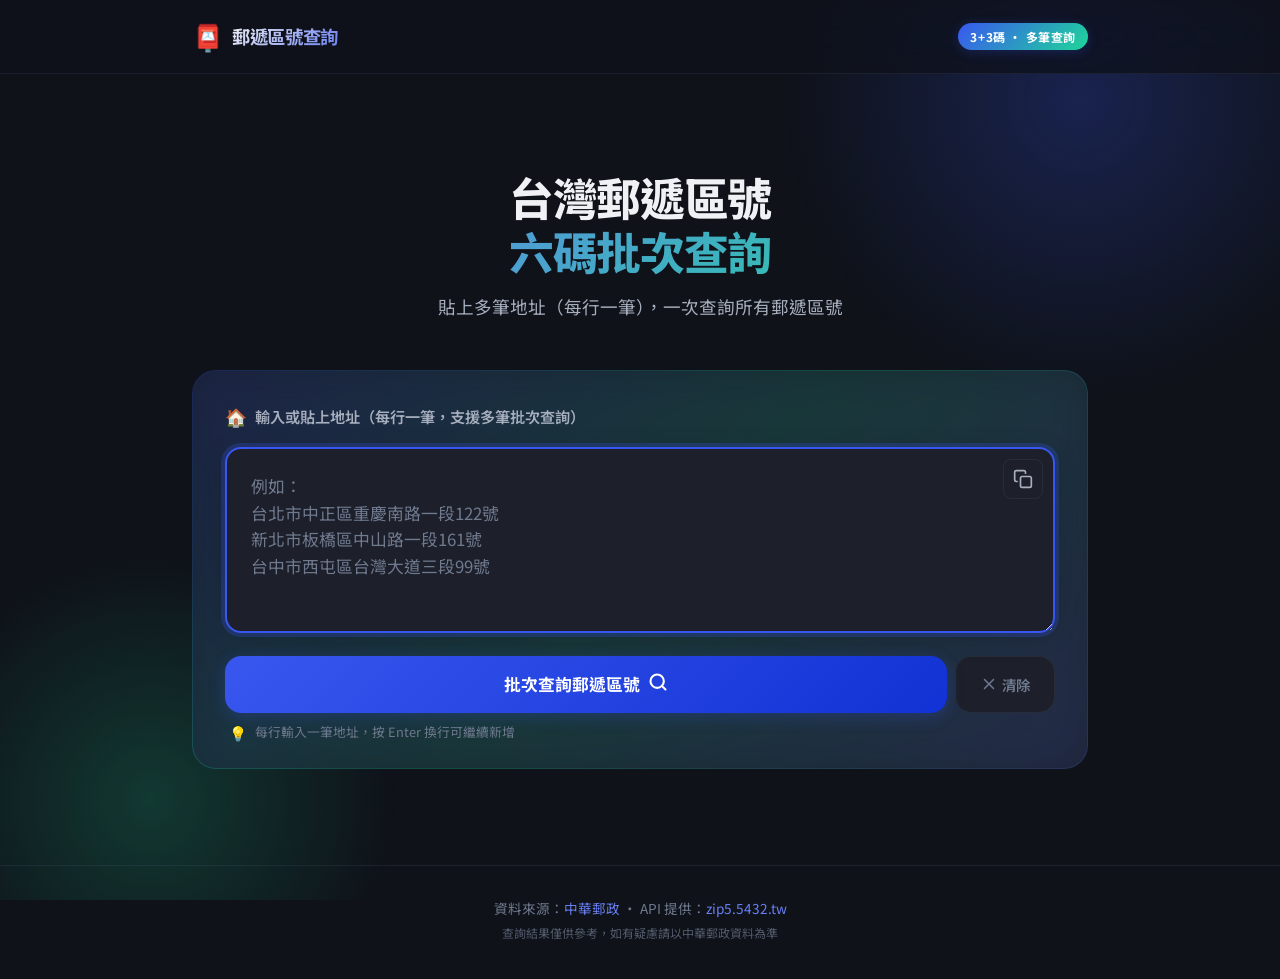
<file: zip6-lookup-up/index.html>
<!DOCTYPE html>
<html lang="zh-Hant">
<head>
    <meta charset="UTF-8">
    <meta name="viewport" content="width=device-width, initial-scale=1.0">
    <title>台灣郵遞區號六碼查詢 | 3+3碼快速查詢工具</title>
    <meta name="description" content="台灣郵遞區號六碼（3+3碼）快速查詢工具，支援多筆地址批次查詢，貼上地址即可快速查詢郵遞區號。">
    <link rel="preconnect" href="https://fonts.googleapis.com">
    <link rel="preconnect" href="https://fonts.gstatic.com" crossorigin>
    <link href="https://fonts.googleapis.com/css2?family=Noto+Sans+TC:wght@300;400;500;600;700&family=Inter:wght@300;400;500;600;700&display=swap" rel="stylesheet">
    <link rel="stylesheet" href="style.css">
</head>
<body>
    <!-- Animated background particles -->
    <div class="bg-particles" id="bgParticles"></div>

    <!-- Header -->
    <header class="header">
        <div class="header-inner">
            <div class="logo">
                <span class="logo-icon">📮</span>
                <span class="logo-text">郵遞區號查詢</span>
            </div>
            <div class="header-badge">3+3碼 ・ 多筆查詢</div>
        </div>
    </header>

    <!-- Main Content -->
    <main class="main-content">
        <!-- Hero Section -->
        <section class="hero">
            <h1 class="hero-title">
                <span class="hero-title-line">台灣郵遞區號</span>
                <span class="hero-title-accent">六碼批次查詢</span>
            </h1>
            <p class="hero-subtitle">貼上多筆地址（每行一筆），一次查詢所有郵遞區號</p>
        </section>

        <!-- Search Section -->
        <section class="search-section">
            <div class="search-card" id="searchCard">
                <div class="search-card-glow"></div>
                <div class="search-card-content">
                    <label for="addressInput" class="input-label">
                        <span class="label-icon">🏠</span>
                        輸入或貼上地址（每行一筆，支援多筆批次查詢）
                    </label>
                    <div class="input-wrapper">
                        <textarea
                            id="addressInput"
                            class="address-input"
                            placeholder="例如：&#10;台北市中正區重慶南路一段122號&#10;新北市板橋區中山路一段161號&#10;台中市西屯區台灣大道三段99號"
                            rows="5"
                            autofocus
                        ></textarea>
                        <button class="paste-btn" id="pasteBtn" title="從剪貼簿貼上">
                            <svg width="20" height="20" viewBox="0 0 24 24" fill="none" stroke="currentColor" stroke-width="2" stroke-linecap="round" stroke-linejoin="round">
                                <rect x="9" y="9" width="13" height="13" rx="2" ry="2"></rect>
                                <path d="M5 15H4a2 2 0 0 1-2-2V4a2 2 0 0 1 2-2h9a2 2 0 0 1 2 2v1"></path>
                            </svg>
                        </button>
                    </div>
                    <div class="search-actions">
                        <button class="search-btn" id="searchBtn">
                            <span class="search-btn-text">批次查詢郵遞區號</span>
                            <span class="search-btn-icon">
                                <svg width="20" height="20" viewBox="0 0 24 24" fill="none" stroke="currentColor" stroke-width="2.5" stroke-linecap="round" stroke-linejoin="round">
                                    <circle cx="11" cy="11" r="8"></circle>
                                    <line x1="21" y1="21" x2="16.65" y2="16.65"></line>
                                </svg>
                            </span>
                            <span class="search-btn-loading" id="searchLoading">
                                <div class="spinner"></div>
                            </span>
                        </button>
                        <button class="clear-input-btn" id="clearInputBtn" title="清除輸入">
                            <svg width="18" height="18" viewBox="0 0 24 24" fill="none" stroke="currentColor" stroke-width="2" stroke-linecap="round" stroke-linejoin="round">
                                <line x1="18" y1="6" x2="6" y2="18"></line>
                                <line x1="6" y1="6" x2="18" y2="18"></line>
                            </svg>
                            <span>清除</span>
                        </button>
                    </div>
                    <div class="input-hint" id="addressCount">
                        <span class="hint-icon">💡</span>
                        <span>每行輸入一筆地址，按 Enter 換行可繼續新增</span>
                    </div>
                </div>
            </div>
        </section>

        <!-- Progress Section -->
        <section class="progress-section" id="progressSection" style="display:none;">
            <div class="progress-card">
                <div class="progress-header">
                    <span class="progress-icon">⏳</span>
                    <span class="progress-text" id="progressText">查詢中...</span>
                </div>
                <div class="progress-bar-wrap">
                    <div class="progress-bar" id="progressBar"></div>
                </div>
            </div>
        </section>

        <!-- Batch Result Section -->
        <section class="result-section" id="resultSection" style="display:none;">
            <div class="result-batch-card">
                <div class="result-batch-header">
                    <div class="result-batch-title-wrap">
                        <span class="result-batch-icon">✅</span>
                        <h2 class="result-batch-title">查詢結果</h2>
                        <span class="result-batch-count" id="resultCount"></span>
                    </div>
                    <div class="result-batch-actions">
                        <button class="copy-all-btn" id="copyAllBtn" title="複製全部結果">
                            <svg width="16" height="16" viewBox="0 0 24 24" fill="none" stroke="currentColor" stroke-width="2" stroke-linecap="round" stroke-linejoin="round">
                                <rect x="9" y="9" width="13" height="13" rx="2" ry="2"></rect>
                                <path d="M5 15H4a2 2 0 0 1-2-2V4a2 2 0 0 1 2-2h9a2 2 0 0 1 2 2v1"></path>
                            </svg>
                            <span>複製全部</span>
                        </button>
                    </div>
                </div>
                <!-- Results Table -->
                <div class="result-table-wrap">
                    <table class="result-table" id="resultTable">
                        <thead>
                            <tr>
                                <th class="col-num">#</th>
                                <th class="col-address">輸入地址</th>
                                <th class="col-zip6">六碼</th>
                                <th class="col-zip5">五碼</th>
                                <th class="col-status">狀態</th>
                            </tr>
                        </thead>
                        <tbody id="resultTableBody">
                        </tbody>
                    </table>
                </div>
            </div>
        </section>

        <!-- History Section -->
        <section class="history-section" id="historySection" style="display:none;">
            <div class="history-header">
                <h2 class="history-title">
                    <span class="history-icon">📋</span>
                    查詢紀錄
                </h2>
                <button class="history-clear-btn" id="clearHistoryBtn">清除紀錄</button>
            </div>
            <div class="history-list" id="historyList"></div>
        </section>
    </main>

    <!-- Footer -->
    <footer class="footer">
        <div class="footer-inner">
            <p>資料來源：<a href="https://www.post.gov.tw" target="_blank" rel="noopener noreferrer">中華郵政</a> ・ API 提供：<a href="https://zip5.5432.tw" target="_blank" rel="noopener noreferrer">zip5.5432.tw</a></p>
            <p class="footer-note">查詢結果僅供參考，如有疑慮請以中華郵政資料為準</p>
        </div>
    </footer>

    <script src="app.js"></script>
</body>
</html>
</file>
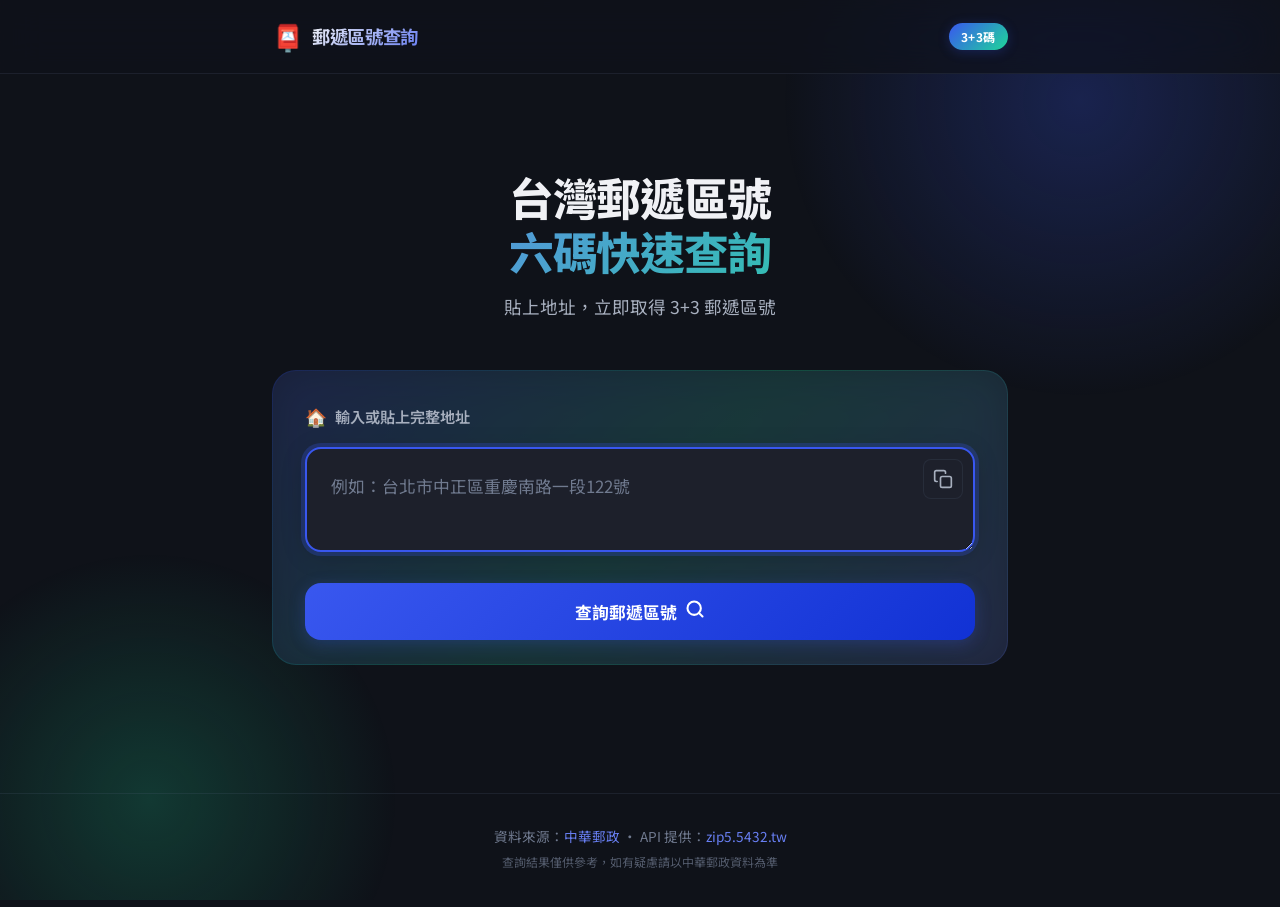
<file: zip6-lookup/index.html>
<!DOCTYPE html>
<html lang="zh-Hant">
<head>
    <meta charset="UTF-8">
    <meta name="viewport" content="width=device-width, initial-scale=1.0">
    <title>台灣郵遞區號六碼查詢 | 3+3碼快速查詢工具</title>
    <meta name="description" content="台灣郵遞區號六碼（3+3碼）快速查詢工具，貼上地址即可快速查詢郵遞區號。">
    <link rel="preconnect" href="https://fonts.googleapis.com">
    <link rel="preconnect" href="https://fonts.gstatic.com" crossorigin>
    <link href="https://fonts.googleapis.com/css2?family=Noto+Sans+TC:wght@300;400;500;600;700&family=Inter:wght@300;400;500;600;700&display=swap" rel="stylesheet">
    <link rel="stylesheet" href="style.css">
</head>
<body>
    <!-- Animated background particles -->
    <div class="bg-particles" id="bgParticles"></div>

    <!-- Header -->
    <header class="header">
        <div class="header-inner">
            <div class="logo">
                <span class="logo-icon">📮</span>
                <span class="logo-text">郵遞區號查詢</span>
            </div>
            <div class="header-badge">3+3碼</div>
        </div>
    </header>

    <!-- Main Content -->
    <main class="main-content">
        <!-- Hero Section -->
        <section class="hero">
            <h1 class="hero-title">
                <span class="hero-title-line">台灣郵遞區號</span>
                <span class="hero-title-accent">六碼快速查詢</span>
            </h1>
            <p class="hero-subtitle">貼上地址，立即取得 3+3 郵遞區號</p>
        </section>

        <!-- Search Section -->
        <section class="search-section">
            <div class="search-card" id="searchCard">
                <div class="search-card-glow"></div>
                <div class="search-card-content">
                    <label for="addressInput" class="input-label">
                        <span class="label-icon">🏠</span>
                        輸入或貼上完整地址
                    </label>
                    <div class="input-wrapper">
                        <textarea
                            id="addressInput"
                            class="address-input"
                            placeholder="例如：台北市中正區重慶南路一段122號"
                            rows="2"
                            autofocus
                        ></textarea>
                        <button class="paste-btn" id="pasteBtn" title="從剪貼簿貼上">
                            <svg width="20" height="20" viewBox="0 0 24 24" fill="none" stroke="currentColor" stroke-width="2" stroke-linecap="round" stroke-linejoin="round">
                                <rect x="9" y="9" width="13" height="13" rx="2" ry="2"></rect>
                                <path d="M5 15H4a2 2 0 0 1-2-2V4a2 2 0 0 1 2-2h9a2 2 0 0 1 2 2v1"></path>
                            </svg>
                        </button>
                    </div>
                    <button class="search-btn" id="searchBtn">
                        <span class="search-btn-text">查詢郵遞區號</span>
                        <span class="search-btn-icon">
                            <svg width="20" height="20" viewBox="0 0 24 24" fill="none" stroke="currentColor" stroke-width="2.5" stroke-linecap="round" stroke-linejoin="round">
                                <circle cx="11" cy="11" r="8"></circle>
                                <line x1="21" y1="21" x2="16.65" y2="16.65"></line>
                            </svg>
                        </span>
                        <span class="search-btn-loading" id="searchLoading">
                            <div class="spinner"></div>
                        </span>
                    </button>
                </div>
            </div>
        </section>

        <!-- Result Section -->
        <section class="result-section" id="resultSection">
            <div class="result-card" id="resultCard">
                <!-- Success State -->
                <div class="result-success" id="resultSuccess" style="display:none;">
                    <div class="result-header">
                        <div class="result-icon-wrap">
                            <span class="result-icon">✅</span>
                        </div>
                        <h2 class="result-title">查詢成功</h2>
                    </div>
                    <div class="result-grid">
                        <!-- 6-digit code (primary) -->
                        <div class="result-item result-item-primary" id="resultZip6">
                            <div class="result-item-label">3+3 郵遞區號（六碼）</div>
                            <div class="result-item-value" id="zip6Value">--</div>
                            <button class="copy-btn" data-copy="zip6Value" title="複製">
                                <svg width="16" height="16" viewBox="0 0 24 24" fill="none" stroke="currentColor" stroke-width="2" stroke-linecap="round" stroke-linejoin="round">
                                    <rect x="9" y="9" width="13" height="13" rx="2" ry="2"></rect>
                                    <path d="M5 15H4a2 2 0 0 1-2-2V4a2 2 0 0 1 2-2h9a2 2 0 0 1 2 2v1"></path>
                                </svg>
                                <span>複製</span>
                            </button>
                        </div>
                        <!-- 5-digit code -->
                        <div class="result-item" id="resultZip5">
                            <div class="result-item-label">3+2 郵遞區號（五碼）</div>
                            <div class="result-item-value" id="zip5Value">--</div>
                            <button class="copy-btn" data-copy="zip5Value" title="複製">
                                <svg width="16" height="16" viewBox="0 0 24 24" fill="none" stroke="currentColor" stroke-width="2" stroke-linecap="round" stroke-linejoin="round">
                                    <rect x="9" y="9" width="13" height="13" rx="2" ry="2"></rect>
                                    <path d="M5 15H4a2 2 0 0 1-2-2V4a2 2 0 0 1 2-2h9a2 2 0 0 1 2 2v1"></path>
                                </svg>
                                <span>複製</span>
                            </button>
                        </div>
                        <!-- Full address with zip6 -->
                        <div class="result-item result-item-full">
                            <div class="result-item-label">完整地址（含六碼）</div>
                            <div class="result-item-value result-item-address" id="fullAddress6">--</div>
                            <button class="copy-btn" data-copy="fullAddress6" title="複製">
                                <svg width="16" height="16" viewBox="0 0 24 24" fill="none" stroke="currentColor" stroke-width="2" stroke-linecap="round" stroke-linejoin="round">
                                    <rect x="9" y="9" width="13" height="13" rx="2" ry="2"></rect>
                                    <path d="M5 15H4a2 2 0 0 1-2-2V4a2 2 0 0 1 2-2h9a2 2 0 0 1 2 2v1"></path>
                                </svg>
                                <span>複製</span>
                            </button>
                        </div>
                    </div>
                </div>

                <!-- Error State -->
                <div class="result-error" id="resultError" style="display:none;">
                    <div class="result-header">
                        <div class="result-icon-wrap result-icon-error">
                            <span class="result-icon">❌</span>
                        </div>
                        <h2 class="result-title">查詢失敗</h2>
                    </div>
                    <p class="result-error-msg" id="errorMessage">請確認輸入的地址格式是否正確。</p>
                </div>
            </div>
        </section>

        <!-- History Section -->
        <section class="history-section" id="historySection" style="display:none;">
            <div class="history-header">
                <h2 class="history-title">
                    <span class="history-icon">📋</span>
                    查詢紀錄
                </h2>
                <button class="history-clear-btn" id="clearHistoryBtn">清除紀錄</button>
            </div>
            <div class="history-list" id="historyList"></div>
        </section>
    </main>

    <!-- Footer -->
    <footer class="footer">
        <div class="footer-inner">
            <p>資料來源：<a href="https://www.post.gov.tw" target="_blank" rel="noopener noreferrer">中華郵政</a> ・ API 提供：<a href="https://zip5.5432.tw" target="_blank" rel="noopener noreferrer">zip5.5432.tw</a></p>
            <p class="footer-note">查詢結果僅供參考，如有疑慮請以中華郵政資料為準</p>
        </div>
    </footer>

    <script src="app.js"></script>
</body>
</html>
</file>
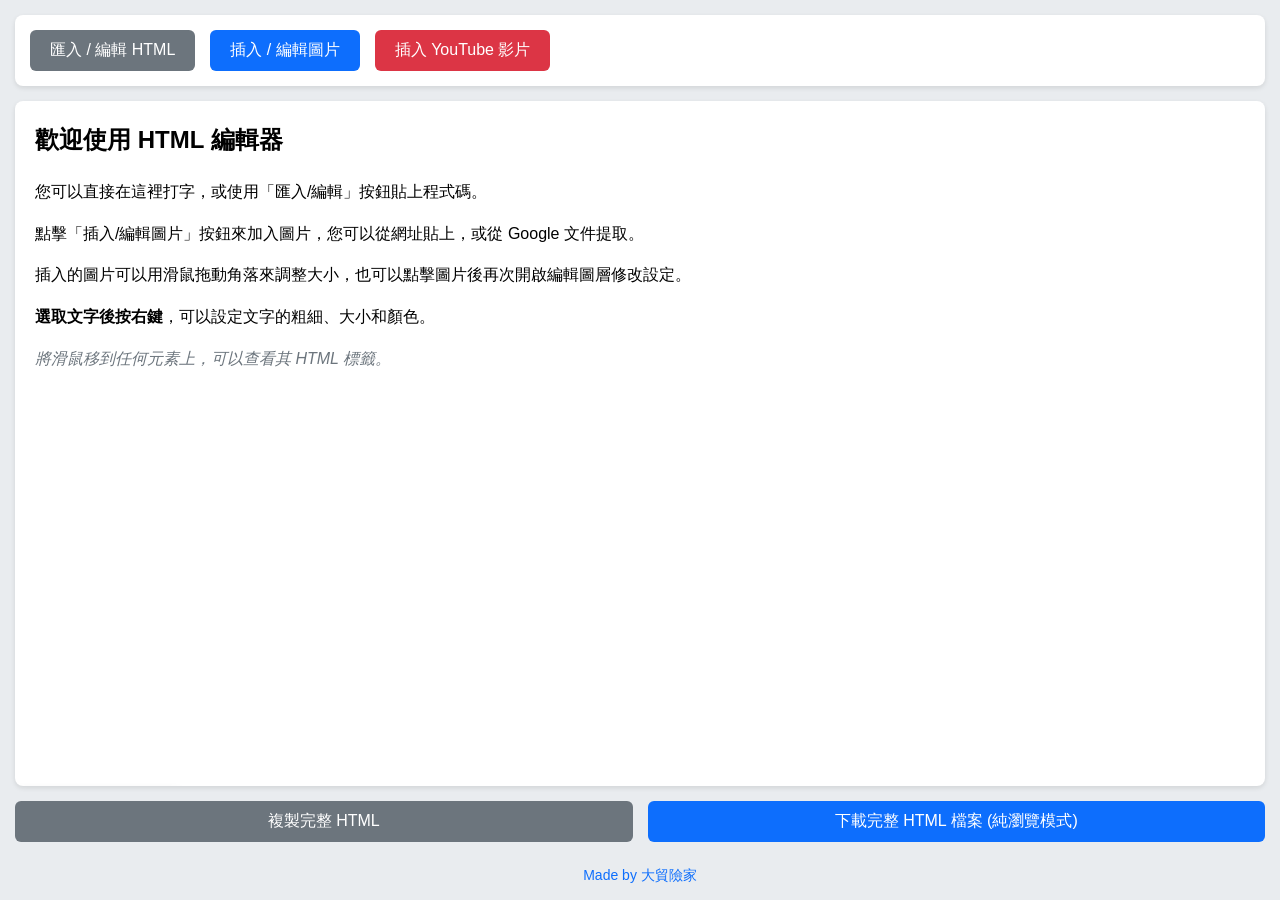
<file: view-only-page.html>
<!DOCTYPE html>
<html lang="zh-Hant">
<head>
    <meta charset="UTF-8">
    <meta name="viewport" content="width=device-width, initial-scale=1.0">
    <title>HTML 圖片與影片插入工具</title>
    <style>
        :root {
            --primary-color: #0d6efd;
            --secondary-color: #6c757d;
            --success-color: #198754;
            --danger-color: #dc3545;
            --light-gray: #f8f9fa;
            --border-color: #dee2e6;
            --text-color: #212529;
            --shadow-color: rgba(0, 0, 0, 0.1);
        }
        
        body, html {
            height: 100%;
            margin: 0;
            font-family: -apple-system, BlinkMacSystemFont, "Segoe UI", Roboto, "Helvetica Neue", Arial, sans-serif;
            background-color: #e9ecef;
            display: flex;
            flex-direction: column;
        }

        .container {
            display: flex;
            flex-direction: column;
            flex-grow: 1;
            padding: 15px;
            gap: 15px;
            height: 100vh;
            box-sizing: border-box;
        }

        .controls {
            flex-shrink: 0;
            display: flex;
            flex-wrap: wrap;
            align-items: center;
            gap: 15px;
            padding: 15px;
            background-color: #fff;
            border-radius: 8px;
            box-shadow: 0 2px 5px var(--shadow-color);
        }
        
        .control-group {
            display: flex;
            flex-direction: column;
        }
        
        .control-group label {
            font-weight: 500;
            margin-bottom: 5px;
            font-size: 14px;
            color: #495057;
        }
        
        input[type="text"], input[type="number"], select {
            padding: 8px 12px;
            border-radius: 6px;
            border: 1px solid var(--border-color);
            font-size: 16px;
        }

        button {
            padding: 10px 20px;
            background-color: var(--primary-color);
            color: white;
            border: none;
            border-radius: 6px;
            font-size: 16px;
            cursor: pointer;
            transition: background-color 0.2s, box-shadow 0.2s;
            align-self: flex-end;
        }
        
        button:hover {
            background-color: #0b5ed7;
            box-shadow: 0 2px 4px rgba(0,0,0,0.15);
        }

        button.secondary {
            background-color: var(--secondary-color);
        }
        button.secondary:hover {
            background-color: #5c636a;
        }
        button.youtube {
            background-color: var(--danger-color);
        }
        button.youtube:hover {
            background-color: #bb2d3b;
        }

        .input-group-with-suffix {
            display: flex;
            align-items: center;
        }
        .input-group-with-suffix input {
            border-top-right-radius: 0;
            border-bottom-right-radius: 0;
            width: 80px;
            -moz-appearance: textfield;
        }
        .input-group-with-suffix input::-webkit-outer-spin-button,
        .input-group-with-suffix input::-webkit-inner-spin-button {
            -webkit-appearance: none;
            margin: 0;
        }
        .input-group-with-suffix span {
            padding: 8px 12px;
            background-color: var(--light-gray);
            border: 1px solid var(--border-color);
            border-left: none;
            border-top-right-radius: 6px;
            border-bottom-right-radius: 6px;
            font-size: 16px;
            color: var(--secondary-color);
        }

        .preview-container {
            flex-grow: 1;
            background-color: #fff;
            border-radius: 8px;
            box-shadow: 0 2px 5px var(--shadow-color);
            overflow: hidden;
            position: relative;
        }
        
        #preview {
            width: 100%;
            height: 100%;
            border: none;
        }

        /* Modal Styles */
        .modal-overlay {
            display: none;
            position: fixed;
            top: 0;
            left: 0;
            width: 100%;
            height: 100%;
            background-color: rgba(0, 0, 0, 0.6);
            z-index: 1000;
            justify-content: center;
            align-items: center;
        }
        
        .modal-content {
            background-color: #fff;
            padding: 25px;
            border-radius: 8px;
            width: 80%;
            max-width: 900px;
            height: 80%;
            box-shadow: 0 5px 15px rgba(0, 0, 0, 0.3);
            display: flex;
            flex-direction: column;
        }
        
        .modal-content h2 {
            margin-top: 0;
            border-bottom: 1px solid var(--border-color);
            padding-bottom: 10px;
            margin-bottom: 15px;
        }
        
        .modal-input-group {
            display: flex;
            gap: 10px;
            margin-bottom: 15px;
        }
        
        #htmlInput, #youtubeUrl, #modalImageUrl, #gdocUrl {
            flex-grow: 1;
            width: 100%;
            padding: 10px;
            border-radius: 4px;
            border: 1px solid #ccc;
            box-sizing: border-box;
            font-size: 16px;
        }

        #htmlInput {
             font-family: 'Courier New', Courier, monospace;
             resize: none;
        }

        .modal-actions {
            margin-top: auto; /* Push actions to the bottom */
            padding-top: 15px;
            text-align: right;
        }
        
        .output-container {
            flex-shrink: 0;
            display: flex;
            gap: 15px;
        }
        .output-container button {
            flex: 1;
        }

        /* GDoc Extractor & Image Modal Styles */
        .image-modal-top-layout {
            display: flex;
            gap: 25px;
            flex-shrink: 0;
        }
        .image-modal-url-input {
            flex-grow: 1;
            min-width: 0;
        }
        .image-modal-bottom-layout {
            display: flex;
            flex-direction: column;
            flex-grow: 1;
            min-height: 0;
        }
        
        #gdocResults {
            flex-grow: 1;
            overflow-y: auto;
            background-color: var(--light-gray);
            border-radius: 6px;
            padding: 15px;
            display: grid;
            grid-template-columns: repeat(auto-fill, minmax(150px, 1fr));
            gap: 15px;
            border: 1px solid var(--border-color);
        }
        .gdoc-img-card {
            background-color: #fff;
            border-radius: 6px;
            box-shadow: 0 1px 3px rgba(0,0,0,0.08);
            cursor: pointer;
            transition: transform 0.2s, box-shadow 0.2s;
            overflow: hidden;
            height: 120px;
        }
        .gdoc-img-card:hover {
            transform: translateY(-3px);
            box-shadow: 0 4px 8px rgba(0,0,0,0.1);
        }
        .gdoc-img-card img {
            width: 100%;
            height: 100%;
            object-fit: contain;
            background-color: #fdfdfd;
        }
        .image-settings {
            display: flex;
            flex-direction: column;
            gap: 15px;
            flex-shrink: 0;
            width: 180px;
        }

        .loader {
            border: 4px solid #f3f3f3;
            border-top: 4px solid var(--primary-color);
            border-radius: 50%;
            width: 40px;
            height: 40px;
            animation: spin 1s linear infinite;
        }
        @keyframes spin {
            0% { transform: rotate(0deg); }
            100% { transform: rotate(360deg); }
        }
        
        /* Text Format Context Menu */
        #textFormatMenu {
            position: absolute;
            display: none;
            background-color: #333;
            color: white;
            padding: 8px;
            border-radius: 6px;
            box-shadow: 0 4px 12px rgba(0,0,0,0.2);
            z-index: 1001;
            display: flex;
            gap: 10px;
            align-items: center;
        }
        #textFormatMenu button, #textFormatMenu select {
            background-color: #555;
            color: white;
            border: 1px solid #666;
            border-radius: 4px;
            padding: 5px 8px;
            cursor: pointer;
        }
        #textFormatMenu button:hover, #textFormatMenu select:hover {
            background-color: #666;
        }
        #textFormatMenu #boldBtn {
            font-weight: bold;
        }
        #textFormatMenu #colorPicker {
            width: 30px;
            height: 30px;
            border: none;
            padding: 0;
            background: none;
            border-radius: 4px;
            overflow: hidden;
        }
        #textFormatMenu input[type="color"]::-webkit-color-swatch-wrapper {
            padding: 0;
        }
        #textFormatMenu input[type="color"]::-webkit-color-swatch {
            border: none;
        }

        .footer {
            text-align: center;
            padding-top: 10px;
            font-size: 14px;
            color: #6c757d;
        }
        .footer a {
            color: var(--primary-color);
            text-decoration: none;
        }
        .footer a:hover {
            text-decoration: underline;
        }

    </style>
</head>
<body>

    <div class="container">
        <!-- Top Controls -->
        <div class="controls">
            <button id="importHtmlBtn" class="secondary">匯入 / 編輯 HTML</button>
            <button id="imageModalBtn">插入 / 編輯圖片</button>
            <button id="youtubeBtn" class="youtube">插入 YouTube 影片</button>
        </div>

        <!-- Live Preview -->
        <div class="preview-container">
            <iframe id="preview"></iframe>
            <!-- Text Formatting Context Menu -->
            <div id="textFormatMenu">
                <button id="boldBtn">B</button>
                <select id="sizeSelect">
                    <option value="1">極小</option>
                    <option value="2">稍小</option>
                    <option value="3" selected>正常</option>
                    <option value="4">稍大</option>
                    <option value="5">大</option>
                    <option value="6">加大</option>
                    <option value="7">最大</option>
                </select>
                <input type="color" id="colorPicker" value="#000000">
            </div>
        </div>

        <!-- Output Section -->
        <div class="output-container">
             <button id="copyHtmlBtn" class="secondary">複製完整 HTML</button>
             <!-- 下載按鈕現在會處理移除 contenteditable 屬性 -->
             <button id="downloadBtn">下載完整 HTML 檔案 (純瀏覽模式)</button>
        </div>
        
        <div class="footer">
            <a href="https://coolokey.github.io/AI-registration-team-leader/" target="_blank">Made by 大貿險家</a>
        </div>
    </div>

    <!-- HTML Input Modal -->
    <div id="htmlModal" class="modal-overlay">
        <div class="modal-content">
            <h2>匯入或編輯 HTML 原始碼</h2>
            <textarea id="htmlInput" placeholder="在這裡貼上您的 HTML 程式碼..."></textarea>
            <div class="modal-actions">
                <button id="saveHtmlModalBtn">儲存並關閉</button>
            </div>
        </div>
    </div>
    
    <!-- Image Modal -->
    <div id="imageModal" class="modal-overlay">
        <div class="modal-content">
            <h2 id="imageModalTitle">插入圖片</h2>
            
            <div class="image-modal-top-layout">
                <div class="image-modal-url-input">
                    <div class="control-group" style="width: 100%; margin-bottom: 15px;">
                        <label for="modalImageUrl">圖片網址 (URL)</label>
                        <input type="text" id="modalImageUrl" placeholder="貼上圖片網址...">
                    </div>
                    <div class="modal-input-group">
                        <input type="url" id="gdocUrl" placeholder="貼上已「發佈到網路」的 Google 文件網址...">
                        <button id="extractBtn">提取圖片</button>
                    </div>
                </div>
                <div class="image-settings">
                    <div class="control-group">
                        <label for="modalImageWidth">圖片寬度</label>
                        <div class="input-group-with-suffix">
                           <input type="number" id="modalImageWidth" min="10" value="300" step="1">
                           <span>px</span>
                        </div>
                    </div>
                    <div class="control-group">
                        <label for="modalImageAlign">圖片對齊</label>
                        <select id="modalImageAlign">
                            <option value="none">不設定 (預設)</option>
                            <option value="center">置中</option>
                            <option value="left">靠左</option>
                            <option value="right">靠右</option>
                        </select>
                    </div>
                </div>
            </div>

            <hr style="border: none; border-top: 1px solid var(--border-color); margin: 20px 0;">
            
            <div class="image-modal-bottom-layout">
                <div id="gdocStatus"></div>
                <div id="gdocResults">
                    <p class="placeholder" style="grid-column: 1 / -1; text-align: center; color: #6c757d;">請輸入網址後點擊提取按鈕。</p>
                </div>
            </div>

            <div class="modal-actions">
                <button id="modalInsertImageBtn">在游標處插入圖片</button>
            </div>
        </div>
    </div>
    
    <!-- YouTube Modal -->
    <div id="youtubeModal" class="modal-overlay">
        <div class="modal-content" style="height: auto; max-width: 600px;">
            <h2>插入 YouTube 影片</h2>
            <p style="font-size: 14px; color: #6c757d; margin-top: -10px; margin-bottom: 15px;">請貼上 YouTube 分享網址 (例如 https://youtu.be/...)</p>
            <div class="modal-input-group" style="margin-bottom: 20px;">
                <input type="url" id="youtubeUrl" placeholder="貼上 YouTube 分享網址...">
            </div>
            
            <div style="display: flex; flex-wrap: wrap; gap: 20px; align-items: flex-end; margin-bottom: 20px;">
                <div class="control-group">
                    <label for="youtubeWidth">影片寬度</label>
                    <div class="input-group-with-suffix">
                       <input type="number" id="youtubeWidth" min="200" value="560" step="10">
                       <span>px</span>
                    </div>
                </div>
                <div class="control-group">
                    <label for="youtubeAspectRatio">影片長寬比</label>
                    <select id="youtubeAspectRatio">
                        <option value="16:9" selected>16:9 (標準)</option>
                        <option value="4:3">4:3 (舊式)</option>
                        <option value="9:16">9:16 (直式)</option>
                    </select>
                </div>
                <div class="control-group">
                    <label for="youtubeAlign">影片對齊</label>
                    <select id="youtubeAlign">
                        <option value="center">置中 (預設)</option>
                        <option value="left">靠左</option>
                        <option value="right">靠右</option>
                    </select>
                </div>
            </div>
    
            <div class="modal-actions" style="text-align: center;">
                 <button id="insertYoutubeBtn" style="width: 100%;">插入影片</button>
            </div>
            <div id="youtubeStatus" style="margin-top: 10px; text-align: center;"></div>
        </div>
    </div>


    <script>
        // DOM Elements
        const importHtmlBtn = document.getElementById('importHtmlBtn');
        const htmlModal = document.getElementById('htmlModal');
        const saveHtmlModalBtn = document.getElementById('saveHtmlModalBtn');
        const htmlInput = document.getElementById('htmlInput');
        const preview = document.getElementById('preview');
        const downloadBtn = document.getElementById('downloadBtn');
        const copyHtmlBtn = document.getElementById('copyHtmlBtn');

        // Image Modal Elements
        const imageModalBtn = document.getElementById('imageModalBtn');
        const imageModal = document.getElementById('imageModal');
        const imageModalTitle = document.getElementById('imageModalTitle');
        const modalImageUrl = document.getElementById('modalImageUrl');
        const modalImageWidth = document.getElementById('modalImageWidth');
        const modalImageAlign = document.getElementById('modalImageAlign');
        const modalInsertImageBtn = document.getElementById('modalInsertImageBtn');
        const gdocUrl = document.getElementById('gdocUrl');
        const extractBtn = document.getElementById('extractBtn');
        const gdocStatus = document.getElementById('gdocStatus');
        const gdocResults = document.getElementById('gdocResults');

        // YouTube Elements
        const youtubeBtn = document.getElementById('youtubeBtn');
        const youtubeModal = document.getElementById('youtubeModal');
        const youtubeUrl = document.getElementById('youtubeUrl');
        const insertYoutubeBtn = document.getElementById('insertYoutubeBtn');
        const youtubeStatus = document.getElementById('youtubeStatus');
        const youtubeWidth = document.getElementById('youtubeWidth');
        const youtubeAlign = document.getElementById('youtubeAlign');
        const youtubeAspectRatio = document.getElementById('youtubeAspectRatio');


        // Text Formatting Elements
        const textFormatMenu = document.getElementById('textFormatMenu');
        const boldBtn = document.getElementById('boldBtn');
        const sizeSelect = document.getElementById('sizeSelect');
        const colorPicker = document.getElementById('colorPicker');

        let selectedImage = null;
        let originalSlideshowTemplate = null;

        // --- Global Listeners ---
        window.addEventListener('click', () => textFormatMenu.style.display = 'none');
        textFormatMenu.addEventListener('click', (e) => e.stopPropagation());

        // --- Modal Opening/Closing ---
        importHtmlBtn.addEventListener('click', () => {
            // 獲取當前 iframe 的完整 HTML 內容
            htmlInput.value = preview.contentWindow.document.documentElement.outerHTML;
            htmlModal.style.display = 'flex';
        });

        saveHtmlModalBtn.addEventListener('click', () => {
            const htmlString = htmlInput.value;
            const parser = new DOMParser();
            const doc = parser.parseFromString(htmlString, 'text/html');

            let finalHtml = htmlString;
            originalSlideshowTemplate = null; // Reset by default

            // Check if it's the slideshow format and flatten it
            if (doc.querySelector('.slides') && doc.querySelector('.slide-content')) {
                // 1. Store the template
                const templateDoc = doc.cloneNode(true);
                const slidesContainer = templateDoc.querySelector('.slides');
                if (slidesContainer) {
                    slidesContainer.innerHTML = '<!--SLIDES_PLACEHOLDER-->'; // Use a placeholder
                    originalSlideshowTemplate = templateDoc.documentElement.outerHTML;
                }

                // 2. Create the flattened version for the editor
                const head = doc.head.innerHTML;
                let bodyContent = '';
                
                doc.querySelectorAll('.slide-extract, .slide-content').forEach(element => {
                    // Use innerHTML for slide-content, outerHTML for slide-extract (to keep the wrapper)
                    const content = element.classList.contains('slide-content') ? element.innerHTML : element.outerHTML;
                    // Prevent nested slide-extracts if user pastes flattened HTML back
                    if (!element.classList.contains('slide-extract')) {
                        bodyContent += `<div class="slide-extract" style="margin-bottom: 40px; border-bottom: 2px dashed #ccc; padding-bottom: 20px;">${content}</div>`;
                    } else {
                        bodyContent += content;
                    }
                });

                finalHtml = `
                    <!DOCTYPE html>
                    <html lang="${doc.documentElement.lang || 'zh-Hant'}">
                        <head>${head}</head>
                        <body>${bodyContent}</body>
                    </html>
                `;
            }

            preview.onload = () => {
                reinitializeEditorFunctionality(preview.contentDocument);
                preview.onload = null;
            };
            const editorDoc = preview.contentDocument;
            editorDoc.open();
            editorDoc.write(finalHtml);
            editorDoc.close();
            htmlModal.style.display = 'none';
        });

        imageModalBtn.addEventListener('click', () => {
            selectedImage = null;
            imageModalTitle.textContent = '插入圖片';
            modalInsertImageBtn.textContent = '在游標處插入圖片';
            modalImageUrl.value = '';
            modalImageWidth.value = 300;
            modalImageAlign.value = 'none';
            imageModal.style.display = 'flex';
        });

        youtubeBtn.addEventListener('click', () => {
            youtubeModal.style.display = 'flex';
            youtubeUrl.value = '';
            youtubeStatus.innerHTML = '';
        });
        
        [htmlModal, imageModal, youtubeModal].forEach(modal => {
            modal.addEventListener('click', (event) => {
                if (event.target === modal) modal.style.display = 'none';
            });
        });
        
        // --- GDoc Extractor Click Listener ---
        extractBtn.addEventListener('click', extractImagesFromGDoc);
        
        // --- YouTube Modal Click Listener ---
        insertYoutubeBtn.addEventListener('click', insertYoutubeVideo);

        // --- Core Editor Logic ---
        function updateOrInsertImage() {
            if (selectedImage) {
                // Update existing image
                selectedImage.src = modalImageUrl.value;
                selectedImage.style.width = `${modalImageWidth.value}px`;
                const align = modalImageAlign.value;
                let parent = selectedImage.parentElement;
                let isWrapped = parent.dataset.isWrapper === 'true';

                // 處理對齊和包裝器 div
                if (align !== 'none' && !isWrapped) {
                    // 如果需要對齊但沒有包裝器，則建立一個
                    const wrapper = preview.contentWindow.document.createElement('div');
                    wrapper.dataset.isWrapper = 'true';
                    selectedImage.parentNode.insertBefore(wrapper, selectedImage);
                    wrapper.appendChild(selectedImage);
                    parent = wrapper;
                } else if (align === 'none' && isWrapped) {
                    // 如果不需要對齊但有包裝器，則移除包裝器
                    parent.parentNode.insertBefore(selectedImage, parent);
                    parent.parentNode.removeChild(parent);
                    selectedImage.style.display = 'block';
                    selectedImage.style.margin = '0 auto 1em auto';
                }
                
                if (parent.dataset.isWrapper === 'true') {
                    // 設定包裝器的對齊樣式
                    parent.style.textAlign = align;
                    parent.style.marginBottom = '1em';
                    selectedImage.style.display = 'inline-block';
                    selectedImage.style.margin = '';
                    selectedImage.style.verticalAlign = 'middle';
                } else if (align === 'none') {
                    // 確保沒有包裝器時置中
                    selectedImage.style.display = 'block';
                    selectedImage.style.margin = '0 auto 1em auto';
                }
            } else {
                // Insert new image
                const url = modalImageUrl.value.trim();
                if (!url) return;
                const width = modalImageWidth.value;
                const align = modalImageAlign.value;
                let imgStyles = `width: ${width}px; height: auto; max-width: 100%;`;
                let imageHtml = '';
                if (align === 'none') {
                    imgStyles += ` display: block; margin: 0 auto 1em auto;`;
                    imageHtml = `<img src="${url}" style="${imgStyles}" alt="使用者插入的圖片">`;
                } else {
                    imgStyles += ` display: inline-block; vertical-align: middle;`;
                    const wrapperStyles = `text-align: ${align}; margin-bottom: 1em;`;
                    const imgTag = `<img src="${url}" style="${imgStyles}" alt="使用者插入的圖片">`;
                    imageHtml = `<div style="${wrapperStyles}" data-is-wrapper="true">${imgTag}</div>`;
                }
                preview.contentWindow.focus();
                // 插入圖片，並在後面加入一個 <p><br></p> 確保游標能夠移動
                preview.contentWindow.document.execCommand('insertHTML', false, imageHtml + '<p><br></p>');
            }
            imageModal.style.display = 'none';
        }
        modalInsertImageBtn.addEventListener('click', updateOrInsertImage);

        function getYoutubeVideoId(url) {
            const regex = /(?:https?:\/\/)?(?:www\.)?(?:youtube\.com\/(?:[^\/\n\s]+\/\S+\/|(?:v|e(?:mbed)?)\/|\S*?[?&]v=)|youtu\.be\/)([a-zA-Z0-9_-]{11})/;
            const match = url.match(regex);
            return match ? match[1] : null;
        }

        function insertYoutubeVideo() {
            const url = youtubeUrl.value.trim();
            if (!url) {
                youtubeStatus.innerHTML = '<p style="color: red;">請輸入網址。</p>';
                return;
            }
            const videoId = getYoutubeVideoId(url);
            if (!videoId) {
                youtubeStatus.innerHTML = '<p style="color: red;">無法識別的 YouTube 網址，請確認格式是否正確。</p>';
                return;
            }

            const width = youtubeWidth.value;
            const align = youtubeAlign.value;
            const aspectRatio = youtubeAspectRatio.value;
            const embedUrl = `https://www.youtube.com/embed/${videoId}`;

            let paddingBottom = '56.25%'; // Default 16:9
            if (aspectRatio === '4:3') {
                paddingBottom = '75%';
            } else if (aspectRatio === '9:16') {
                paddingBottom = '177.78%';
            }
            
            const iframeHtml = `<iframe style="position: absolute; top: 0; left: 0; width: 100%; height: 100%;" src="${embedUrl}" title="YouTube video player" frameborder="0" allow="accelerometer; autoplay; clipboard-write; encrypted-media; gyroscope; picture-in-picture" allowfullscreen></iframe>`;
            
            const aspectRatioWrapper = `<div style="position: relative; padding-bottom: ${paddingBottom}; height: 0; overflow: hidden;">${iframeHtml}</div>`;

            let outerWrapperStyles = `width: ${width}px; max-width: 100%; margin-bottom: 1em;`;

            switch(align) {
                case 'left': 
                    outerWrapperStyles += ' margin-left: 0; margin-right: auto;'; 
                    break;
                case 'right': 
                    outerWrapperStyles += ' margin-left: auto; margin-right: 0;'; 
                    break;
                case 'center': 
                default: 
                    outerWrapperStyles += ' margin-left: auto; margin-right: auto;'; 
                    break;
            }
            
            // 確保下載的 HTML 中沒有 contenteditable="false" 屬性
            const youtubeHtml = `<div style="${outerWrapperStyles}">${aspectRatioWrapper}</div><p><br></p>`;
            
            preview.contentWindow.focus();
            preview.contentWindow.document.execCommand('insertHTML', false, youtubeHtml);
            youtubeModal.style.display = 'none';
        }
        
        function reinitializeEditorFunctionality(editorDoc) {
            if (!editorDoc.body) {
                console.error("Editor body not found. Cannot re-initialize.");
                return;
            }
            // 移除舊的樣式和 tooltip，以防重複載入
            editorDoc.getElementById('tag-inspector-styles')?.remove();
            editorDoc.getElementById('tag-inspector-tooltip')?.remove();

            const inspectorStyleId = 'tag-inspector-styles';
            if (!editorDoc.getElementById(inspectorStyleId)) {
                const style = editorDoc.createElement('style');
                style.id = inspectorStyleId;
                style.innerHTML = `
                    .inspector-hover-outline { outline: 1px dotted #dc3545 !important; box-shadow: inset 0 0 0 1px #dc3545; }
                    #tag-inspector-tooltip { position: fixed; display: none; background-color: #dc3545; color: white; padding: 2px 6px; font-size: 12px; border-radius: 4px; pointer-events: none; z-index: 9999; font-family: monospace; }
                `;
                editorDoc.head.appendChild(style);
            }
            if (!editorDoc.getElementById('tag-inspector-tooltip')) {
                const tooltip = editorDoc.createElement('div');
                tooltip.id = 'tag-inspector-tooltip';
                editorDoc.body.appendChild(tooltip);
            }
            
            // 設定 contenteditable="true" 來啟用編輯模式
            editorDoc.body.setAttribute('contenteditable', true);
            try {
                // 嘗試啟用圖片大小調整功能
                editorDoc.execCommand('enableObjectResizing', false, true);
            } catch (e) { console.warn("enableObjectResizing not supported.", e); }

            const tagTooltip = editorDoc.getElementById('tag-inspector-tooltip');
            let lastInspectedEl = null;
            const hideInspector = () => {
                if (lastInspectedEl) lastInspectedEl.classList.remove('inspector-hover-outline');
                lastInspectedEl = null;
                if (tagTooltip) tagTooltip.style.display = 'none';
            };
            // 標籤檢查器 (mouseover/mouseout/mousemove)
            editorDoc.body.addEventListener('mouseover', (e) => {
                const target = e.target;
                if (!target || target.nodeType !== Node.ELEMENT_NODE) return;
                if (target.tagName !== 'BODY' && target.tagName !== 'HTML') {
                    if(lastInspectedEl && lastInspectedEl !== target) lastInspectedEl.classList.remove('inspector-hover-outline');
                    target.classList.add('inspector-hover-outline');
                    tagTooltip.textContent = target.tagName.toLowerCase();
                    tagTooltip.style.display = 'block';
                    lastInspectedEl = target;
                }
            });
            editorDoc.body.addEventListener('mouseout', hideInspector);
            editorDoc.body.addEventListener('mousemove', (e) => {
                if (tagTooltip && tagTooltip.style.display === 'block') {
                    tagTooltip.style.left = `${e.clientX + 15}px`;
                    tagTooltip.style.top = `${e.clientY}px`;
                }
            });

            // 圖片編輯/選取邏輯 (click)
            editorDoc.body.addEventListener('click', (event) => {
                hideInspector();
                if (selectedImage && selectedImage !== event.target) {
                    selectedImage.classList.remove('selected-image');
                    selectedImage = null;
                }
                if (event.target.tagName === 'IMG') {
                    selectedImage = event.target;
                    selectedImage.classList.add('selected-image');
                    // Populate controls and open modal for editing
                    modalImageUrl.value = selectedImage.src;
                    modalImageWidth.value = parseInt(selectedImage.style.width, 10) || selectedImage.offsetWidth;
                    const parent = selectedImage.parentElement;
                    if (parent.dataset.isWrapper === 'true') {
                        const align = parent.style.textAlign;
                        modalImageAlign.value = ['left', 'right', 'center'].includes(align) ? align : 'none';
                    } else {
                        modalImageAlign.value = 'none';
                    }
                    imageModalTitle.textContent = '編輯圖片';
                    modalInsertImageBtn.textContent = '更新圖片';
                    imageModal.style.display = 'flex';
                }
            });

            // 右鍵選單邏輯 (contextmenu)
            editorDoc.body.addEventListener('contextmenu', (e) => {
                hideInspector();
                const selection = editorDoc.getSelection();
                if (selection.isCollapsed) {
                    textFormatMenu.style.display = 'none';
                    return;
                }
                e.preventDefault();
                const previewRect = preview.getBoundingClientRect();
                // 調整選單位置以正確顯示在 iframe 內部
                textFormatMenu.style.display = 'flex';
                textFormatMenu.style.left = `${e.clientX + previewRect.left}px`;
                textFormatMenu.style.top = `${e.clientY + previewRect.top + 10}px`;
            });
        }
        
        function setupEditor() {
            const initialContent = `<h2>歡迎使用 HTML 編輯器</h2>
<p>您可以直接在這裡打字，或使用「匯入/編輯」按鈕貼上程式碼。</p>
<p>點擊「插入/編輯圖片」按鈕來加入圖片，您可以從網址貼上，或從 Google 文件提取。</p>
<p>插入的圖片可以用滑鼠拖動角落來調整大小，也可以點擊圖片後再次開啟編輯圖層修改設定。</p>
<p><b>選取文字後按右鍵</b>，可以設定文字的粗細、大小和顏色。</p>
<p style="color: #6c757d; font-style: italic;">將滑鼠移到任何元素上，可以查看其 HTML 標籤。</p>`;
            preview.onload = () => {
                 reinitializeEditorFunctionality(preview.contentDocument);
                 preview.onload = null;
            };
            const editorDoc = preview.contentDocument;
            editorDoc.open();
            editorDoc.write(`
                <!DOCTYPE html><html><head>
                <style>
                    body { font-family: -apple-system, BlinkMacSystemFont, "Segoe UI", Roboto, "Helvetica Neue", Arial, sans-serif; margin: 20px; line-height: 1.6; word-wrap: break-word; }
                    img { max-width: 100%; height: auto; cursor: pointer; }
                    img:hover { outline: 2px dashed #a0c3ff; }
                    img.selected-image { outline: 3px solid #0d6efd !important; }
                </style>
                </head><body>${initialContent}</body></html>
            `);
            editorDoc.close();
        }

        // --- GDoc Image Extraction Functions (unchanged) ---
        async function extractImagesFromGDoc() {
            const url = gdocUrl.value.trim();
            if (!url) {
                showGDocStatus('請輸入有效的 Google 文件發佈網址。', 'error');
                return;
            }
            gdocResults.innerHTML = '';
            showGDocStatus('<div class="loader" style="margin: 0 auto;"></div><p style="text-align: center; margin-top: 5px;">正在抓取資料...</p>', 'loading');
            const proxyUrl = 'https://corsproxy.io/?' + encodeURIComponent(url);
            try {
                const response = await fetch(proxyUrl);
                if (!response.ok) throw new Error(`網路錯誤: ${response.statusText}`);
                const htmlText = await response.text();
                const parser = new DOMParser();
                const doc = parser.parseFromString(htmlText, 'text/html');
                const images = doc.querySelectorAll('img');
                if (images.length === 0) {
                    showGDocStatus('在提供的網址中找不到任何圖片。', 'info');
                    return;
                }
                gdocStatus.innerHTML = '';
                let imageCount = 0;
                images.forEach(img => {
                    if (img.src && img.src.includes('googleusercontent.com')) {
                        imageCount++;
                        createImageCard(img.src);
                    }
                });
                if (imageCount === 0) {
                    showGDocStatus('找不到符合條件的 Google 文件圖片。', 'info');
                } else {
                    showGDocStatus(`成功提取 ${imageCount} 張圖片！點擊下方圖片即可選用。`, 'success');
                }
            } catch (error) {
                console.error('提取錯誤:', error);
                showGDocStatus(`無法抓取資料，請確認網址正確且已「發佈到網路」。<br><small>${error.message}</small>`, 'error');
            }
        }
        function createImageCard(src) {
            const card = document.createElement('div');
            card.className = 'gdoc-img-card';
            const thumbnail = document.createElement('img');
            thumbnail.src = src;
            thumbnail.alt = '提取的圖片';
            thumbnail.loading = 'lazy';
            card.appendChild(thumbnail);
            card.onclick = () => {
                modalImageUrl.value = src;
            };
            gdocResults.appendChild(card);
        }
        function showGDocStatus(message, type) {
            let styles = 'padding: 10px; border-radius: 5px; margin-bottom: 10px; border: 1px solid;';
            switch (type) {
                case 'error': styles += 'color: #721c24; background-color: #f8d7da; border-color: #f5c6cb;'; break;
                case 'success': styles += 'color: #155724; background-color: #d4edda; border-color: #c3e6cb;'; break;
                case 'info': styles += 'color: #0c5460; background-color: #d1ecf1; border-color: #bee5eb;'; break;
                case 'loading': gdocStatus.innerHTML = message; return;
            }
            gdocStatus.innerHTML = `<div style="${styles}">${message}</div>`;
        }

        // --- Event Listeners for Controls ---
        function getFinalHtml(forDownload = false) {
            if (selectedImage) {
                selectedImage.classList.remove('selected-image');
                selectedImage = null;
            }
            
            let finalHtml;
            // 使用 cloneNode(true) 複製 document，避免修改原始 iframe 內容
            const editorDoc = preview.contentWindow.document.documentElement.cloneNode(true);
            const body = editorDoc.querySelector('body');
            const head = editorDoc.querySelector('head');

            // --- 核心修改邏輯：移除編輯模式的痕跡 ---
            if (forDownload && body) {
                // 1. 移除 contenteditable 屬性
                body.removeAttribute('contenteditable');

                // 2. 移除所有編輯功能添加的樣式和元素
                // 移除標籤檢查器樣式
                head.querySelector('#tag-inspector-styles')?.remove();
                // 移除標籤檢查器 tooltip
                body.querySelector('#tag-inspector-tooltip')?.remove();
                // 移除所有圖片的選取/懸停樣式
                const style = head.querySelector('style');
                if (style) {
                    style.innerHTML = style.innerHTML.replace(/img \{[^}]*cursor: pointer;[^}]*\}/g, 'img { max-width: 100%; height: auto; }');
                    style.innerHTML = style.innerHTML.replace(/img:hover \{[^}]*outline: 2px dashed #a0c3ff;[^}]*\}/g, '');
                    style.innerHTML = style.innerHTML.replace(/img\.selected-image \{[^}]*outline: 3px solid #0d6efd !important;[^}]*\}/g, '');
                }

                // 3. 移除標籤檢查器新增的 class
                body.querySelectorAll('.inspector-hover-outline').forEach(el => {
                    el.classList.remove('inspector-hover-outline');
                });
            }

            // --- 重建 HTML ---
            if (originalSlideshowTemplate) {
                // 如果是簡報模式，則進行重組
                const editedSlides = editorDoc.querySelectorAll('.slide-extract');
                let slidesHtml = '';
                editedSlides.forEach((slide, index) => {
                    // 這裡移除 slide-extract 容器，只保留內容
                    slidesHtml += `<article class="slide${index === 0 ? ' active' : ''}" data-index="${index}"><div class="slide-content">${slide.innerHTML}</div></article>`;
                });
                finalHtml = originalSlideshowTemplate.replace('<!--SLIDES_PLACEHOLDER-->', slidesHtml);

            } else {
                // 正常文件下載
                const doctype = preview.contentWindow.document.doctype ? new XMLSerializer().serializeToString(preview.contentWindow.document.doctype) : '<!DOCTYPE html>';
                finalHtml = `${doctype}\n${editorDoc.outerHTML}`;
            }
            return finalHtml;
        }

        downloadBtn.addEventListener('click', () => {
            // 傳入 true，啟用移除 contenteditable 的邏輯
            const finalHtml = getFinalHtml(true); 
            const blob = new Blob([finalHtml], { type: 'text/html;charset=utf-8' });
            const link = document.createElement('a');
            link.href = URL.createObjectURL(blob);
            link.download = 'view-only-page.html'; // 更改下載檔案名稱以區分
            document.body.appendChild(link);
            link.click();
            document.body.removeChild(link);
            URL.revokeObjectURL(link.href);
        });

        copyHtmlBtn.addEventListener('click', () => {
            // 複製時不移除 contenteditable，保持與匯入/編輯的一致性
            const finalHtml = getFinalHtml(false); 
            const textArea = document.createElement('textarea');
            textArea.value = finalHtml;
            document.body.appendChild(textArea);
            textArea.select();
            try {
                document.execCommand('copy');
                const originalText = copyHtmlBtn.textContent;
                copyHtmlBtn.textContent = '已複製！';
                copyHtmlBtn.disabled = true;
                setTimeout(() => {
                    copyHtmlBtn.textContent = originalText;
                    copyHtmlBtn.disabled = false;
                }, 2000);
            } catch (err) {
                console.error('無法複製:', err);
                const originalText = copyHtmlBtn.textContent;
                copyHtmlBtn.textContent = '複製失敗';
                copyHtmlBtn.disabled = true;
                setTimeout(() => {
                    copyHtmlBtn.textContent = originalText;
                    copyHtmlBtn.disabled = false;
                }, 2000);
            }
            document.body.removeChild(textArea);
        });
        
        // --- Text Format Event Listeners ---
        boldBtn.addEventListener('click', () => {
            preview.contentWindow.document.execCommand('bold', false, null);
            preview.contentWindow.focus();
        });
        sizeSelect.addEventListener('change', () => {
            preview.contentWindow.document.execCommand('fontSize', false, sizeSelect.value);
            preview.contentWindow.focus();
        });
        colorPicker.addEventListener('input', () => {
            preview.contentWindow.document.execCommand('foreColor', false, colorPicker.value);
            preview.contentWindow.focus();
        });

        // --- Initial Setup ---
        window.addEventListener('load', setupEditor);
    </script>

</body>
</html>
</file>
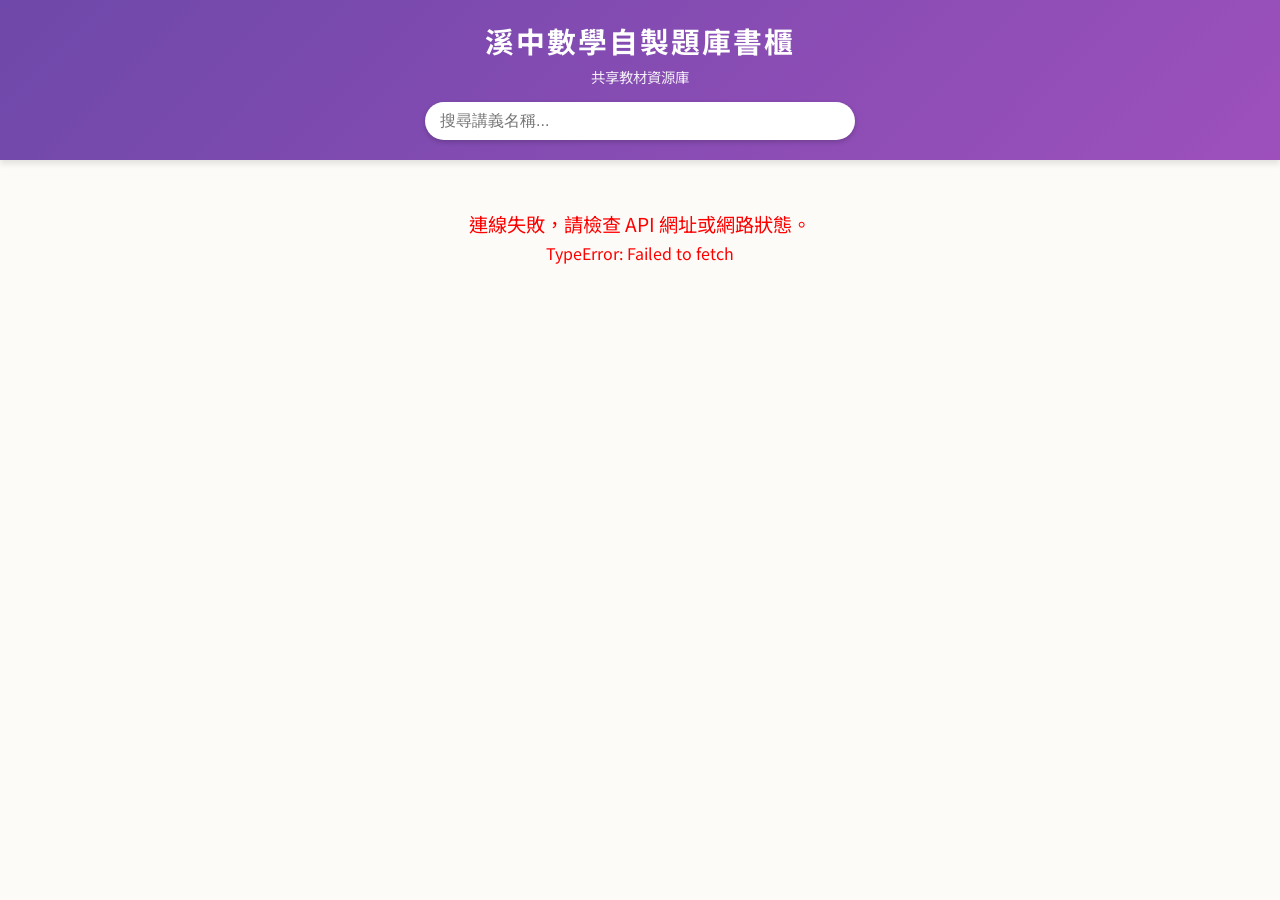
<file: yumaojenpdf.html>
<!DOCTYPE html>
<html lang="zh-TW">
<head>
  <meta charset="UTF-8">
  <meta name="viewport" content="width=device-width, initial-scale=1.0">
  <title>溪中數學自製題庫書櫃</title>
  <link href="https://fonts.googleapis.com/css2?family=Noto+Sans+TC:wght@400;700&display=swap" rel="stylesheet">
  <link rel="stylesheet" href="https://cdnjs.cloudflare.com/ajax/libs/font-awesome/6.4.0/css/all.min.css">
  
  <style>
    :root {
      --wood-dark: #5D4037;
      --wood-light: #8D6E63;
      --wall-color: #Fdfbf7;
      --book-width: 240px;
      --book-height: 170px;
      --primary-color: #6e48aa;
    }

    body { margin: 0; padding: 0; background-color: var(--wall-color); font-family: 'Noto Sans TC', sans-serif; color: #333; }
    
    header { 
      background: linear-gradient(135deg, #6e48aa, #9d50bb); 
      color: white; 
      padding: 20px; 
      text-align: center; 
      position: sticky; 
      top: 0; 
      z-index: 100;
      box-shadow: 0 4px 6px rgba(0,0,0,0.1);
    }
    
    h1 { margin: 0; font-size: 1.8rem; letter-spacing: 2px; }
    .subtitle { font-size: 0.9rem; opacity: 0.9; margin-top: 5px; }
    
    .search-container { margin-top: 15px; }
    #searchInput {
      padding: 10px 15px;
      border-radius: 20px;
      border: none;
      width: 90%;
      max-width: 400px;
      font-size: 1rem;
      box-shadow: 0 2px 5px rgba(0,0,0,0.2);
      outline: none;
    }

    /* 書櫃總容器 */
    .library-container {
      max-width: 1000px;
      margin: 20px auto;
      padding: 0 20px;
    }

    /* 分類區塊 */
    .category-section {
      margin-bottom: 50px; /* 增加分類間距 */
    }

    /* 分類標題 (標籤 Tab) */
    .category-header {
      display: flex;
      align-items: center;
      margin-bottom: 0px; 
      padding-left: 20px; /* 標籤左側距離 */
      position: relative;
      z-index: 5; /* 關鍵：讓標籤浮在書架邊框之上 */
    }

    .category-tag {
      background-color: var(--primary-color);
      color: white;
      padding: 8px 25px;
      border-radius: 12px 12px 0 0;
      font-weight: bold;
      font-size: 1.1rem;
      box-shadow: 0 -2px 5px rgba(0,0,0,0.1);
      position: relative;
      top: 3px; /* 稍微往下蓋住邊框 */
      letter-spacing: 1px;
    }

    /* 書架外框 (整個櫃子) */
    .bookshelf { 
      min-height: 100px; 
      border-top: 10px solid #795548; /* 頂部邊框移到這裡，整個櫃子只有一個頂 */
      border-radius: 0 10px 0 0;
      box-shadow: 0 5px 15px rgba(0,0,0,0.05);
      background-color: #fcfcfc; /* 書櫃內部背景 */
    }
    
    /* 每一層 (只有底部層板) */
    .shelf-row {
      display: flex;
      flex-wrap: wrap;
      padding: 0 20px;
      margin-bottom: 0;
      border-bottom: 25px solid var(--wood-dark); /* 只有底部木板 */
      position: relative;
      min-height: 210px; /* 稍微加高一點 */
      background: linear-gradient(to bottom, #f5f3f0 0%, rgba(255,255,255,0) 100%); /* 更柔和的內部陰影 */
    }
    
    /* 書架層板陰影與立體感 */
    .shelf-row::after { 
      content: ''; position: absolute; bottom: -25px; left: -5px; right: -5px; height: 25px; 
      background-color: var(--wood-light); z-index: 1; border-radius: 0 0 5px 5px; 
      box-shadow: 0 5px 10px rgba(0,0,0,0.2); 
    }
    
    /* 空狀態樣式 */
    .empty-shelf {
      width: 100%;
      height: 200px;
      display: flex;
      flex-direction: column;
      justify-content: center;
      align-items: center;
      color: #aaa;
      font-size: 1rem;
    }
    .empty-icon {
        font-size: 2.5rem;
        margin-bottom: 15px;
        opacity: 0.3;
        color: #8D6E63;
    }
    
    .book {
      width: var(--book-width);
      height: var(--book-height);
      margin: 15px 15px 0 15px;
      position: relative;
      cursor: pointer;
      transition: transform 0.3s cubic-bezier(0.175, 0.885, 0.32, 1.275);
      transform-origin: bottom center;
      align-self: flex-end; /* 讓書本緊貼底部層板 */
      z-index: 2; /* 確保書本在層板陰影之上 */
    }
    
    .book:hover { transform: scale(1.05) translateY(-5px); z-index: 10; }
    
    .book-cover {
      width: 100%; height: 100%; background-color: #fff;
      border-radius: 2px 4px 4px 2px;
      box-shadow: inset 3px 0 2px rgba(0,0,0,0.05), 3px 3px 8px rgba(0,0,0,0.2);
      overflow: hidden; display: flex; flex-direction: column; position: relative;
      border: 1px solid #eee; /* 增加細微邊框讓白書更明顯 */
    }
    
    .book-cover::before { 
      content: ''; position: absolute; left: 0; top: 0; bottom: 0; 
      width: 6px; background: rgba(0,0,0,0.05); z-index: 5; 
      border-right: 1px solid rgba(0,0,0,0.05);
    }
    
    .book-img { width: 100%; height: 75%; object-fit: cover; background-color: #f9f9f9; }
    
    .book-title {
      padding: 0 10px; 
      font-size: 0.95rem; 
      font-weight: 700; 
      color: #444;
      text-align: center; 
      display: -webkit-box; -webkit-line-clamp: 2;
      -webkit-box-orient: vertical; overflow: hidden; background-color: white;
      flex-grow: 1; display: flex; align-items: center; justify-content: center;
      line-height: 1.3;
    }
    
    .book-actions { 
      position: absolute; top: 0; left: 0; width: 100%; height: 100%; 
      background: rgba(110, 72, 170, 0.9); /* 改用主題色遮罩 */
      display: flex; flex-direction: column; 
      justify-content: center; align-items: center; opacity: 0; 
      transition: opacity 0.2s; gap: 12px; 
    }
    
    .book:hover .book-actions { opacity: 1; }
    
    .action-btn { 
      background-color: white; color: #6e48aa; border: none; padding: 8px 20px; 
      border-radius: 25px; font-size: 0.9rem; font-weight: bold; cursor: pointer; 
      text-decoration: none; display: flex; align-items: center; gap: 8px; 
      box-shadow: 0 2px 5px rgba(0,0,0,0.2);
    }
    .action-btn:hover { background-color: #f8f9fa; transform: scale(1.05); }
    .action-btn.primary { background-color: #ff9800; color: white; }

    #loader { text-align: center; padding: 50px; font-size: 1.2rem; color: #666; }
    .spinner {
      display: inline-block; width: 40px; height: 40px;
      border: 4px solid rgba(0,0,0,0.1); border-left-color: #9d50bb;
      border-radius: 50%; animation: spin 1s linear infinite; margin-bottom: 15px;
    }
    @keyframes spin { 0% { transform: rotate(0deg); } 100% { transform: rotate(360deg); } }
  </style>
</head>
<body>

  <header>
    <h1>溪中數學自製題庫書櫃</h1>
    <div class="subtitle">共享教材資源庫</div>
    <div class="search-container">
      <input type="text" id="searchInput" placeholder="搜尋講義名稱..." onkeyup="filterBooks()">
    </div>
  </header>

  <div id="loader">
    <div class="spinner"></div>
    <div>正在連線至雲端書庫...</div>
  </div>

  <div id="library" class="library-container"></div>

  <script>
    // ==========================================
    // GAS API 網址 (請確認是否與您部署的一致)
    const GAS_API_URL = "https://script.google.com/macros/s/AKfycbzw4nszdLHV3UZNW2190aybFFfacWmfY1c8dtP5B_-35Wylkd2LQ8aJEMS5VcFJSTPr-g/exec"; 
    // ==========================================

    let allBooks = [];

    // 定義分類規則
    const CATEGORIES = [
      { id: '7up',   prefix: '7up', title: '七年級 上學期' },
      { id: '7down', prefix: '7down', title: '七年級 下學期' },
      { id: '8up',   prefix: '8up', title: '八年級 上學期' },
      { id: '8down', prefix: '8down', title: '八年級 下學期' },
      { id: '9up',   prefix: '9up', title: '九年級 上學期' },
      { id: '9down', prefix: '9down', title: '九年級 下學期' }
    ];

    window.onload = function() {
      fetchBooks();
    };

    function fetchBooks() {
      fetch(GAS_API_URL)
        .then(response => response.json())
        .then(data => {
            if (data.error) {
                handleError(data.error);
            } else {
                handleSuccess(data);
            }
        })
        .catch(error => {
            handleError(error);
        });
    }

    function handleSuccess(data) {
      // 依照檔名自然排序
      allBooks = data.sort((a, b) => {
          return a.name.localeCompare(b.name, undefined, { numeric: true, sensitivity: 'base' });
      });

      document.getElementById('loader').style.display = 'none';
      renderLibrary(allBooks);
    }

    function handleError(error) {
      console.error(error);
      document.getElementById('loader').innerHTML = `<span style="color:red">連線失敗，請檢查 API 網址或網路狀態。<br><small>${error}</small></span>`;
    }

    function renderLibrary(books) {
      const libraryEl = document.getElementById('library');
      libraryEl.innerHTML = '';

      CATEGORIES.forEach(category => {
        const categoryBooks = books.filter(book => 
            book.name.toLowerCase().startsWith(category.prefix.toLowerCase())
        );
        
        const section = document.createElement('div');
        section.className = 'category-section';

        // 標題
        const header = document.createElement('div');
        header.className = 'category-header';
        header.innerHTML = `<div class="category-tag">${category.title}</div>`;
        section.appendChild(header);

        // 書架容器 (包含邊框)
        const bookshelf = document.createElement('div');
        bookshelf.className = 'bookshelf';

        if (categoryBooks.length === 0) {
            const emptyShelf = document.createElement('div');
            emptyShelf.className = 'shelf-row';
            emptyShelf.innerHTML = `
                <div class="empty-shelf">
                    <div class="empty-icon"><i class="fas fa-hammer"></i></div>
                    <div>講義建立中...</div>
                </div>
            `;
            bookshelf.appendChild(emptyShelf);
        } else {
            const containerWidth = 960; 
            const bookSpace = 280; 
            let booksPerRow = Math.floor(containerWidth / bookSpace) || 2;

            let currentShelfRow = document.createElement('div');
            currentShelfRow.className = 'shelf-row';
            bookshelf.appendChild(currentShelfRow);

            categoryBooks.forEach((book, i) => {
                if (i > 0 && i % booksPerRow === 0) {
                   currentShelfRow = document.createElement('div');
                   currentShelfRow.className = 'shelf-row';
                   bookshelf.appendChild(currentShelfRow);
                }
                currentShelfRow.appendChild(createBookElement(book));
            });
        }

        section.appendChild(bookshelf);
        libraryEl.appendChild(section);
      });
    }

    function createBookElement(book) {
      const div = document.createElement('div');
      div.className = 'book';
      const thumb = (book.thumbnail && book.thumbnail.length > 10) ? book.thumbnail : 'https://via.placeholder.com/240x170?text=PDF';

      div.innerHTML = `
        <div class="book-cover">
          <img src="${thumb}" class="book-img" onerror="this.src='https://via.placeholder.com/240x170?text=Cover'">
          <div class="book-title">${book.name}</div>
          <div class="book-actions">
            <a href="${book.url}" target="_blank" class="action-btn primary"><i class="fas fa-eye"></i> 預覽</a>
            <a href="${book.downloadUrl}" class="action-btn"><i class="fas fa-download"></i> 下載</a>
          </div>
        </div>
      `;
      return div;
    }
    
    function filterBooks() {
      const input = document.getElementById('searchInput');
      const filter = input.value.toLowerCase();
      const filtered = allBooks.filter(book => book.name.toLowerCase().includes(filter));
      renderLibrary(filtered);
    }
  </script>
</body>
</html>
</file>
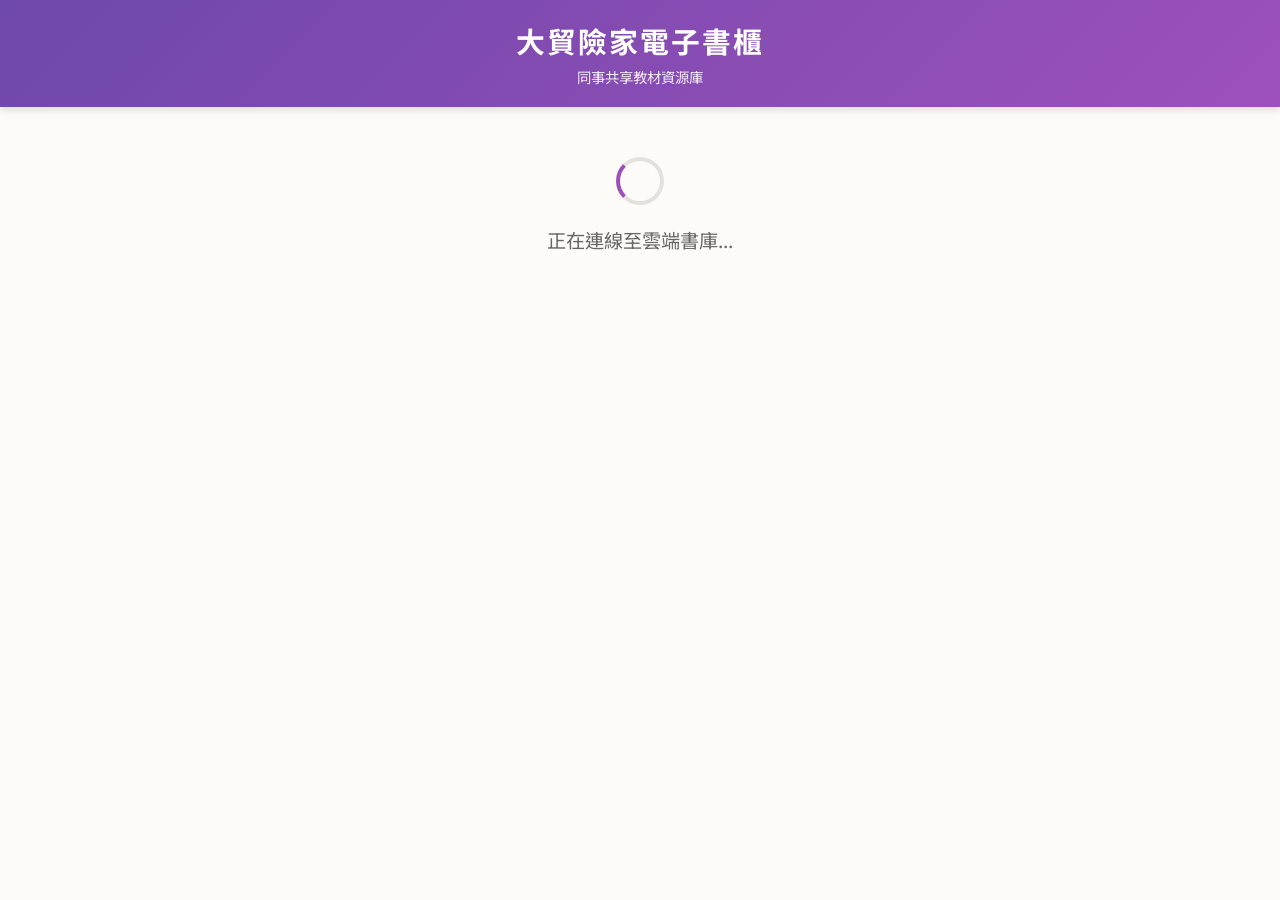
<file: yumaorenpdf.html>
<!DOCTYPE html>
<html>
<head>
  <base target="_top">
  <link href="https://fonts.googleapis.com/css2?family=Noto+Sans+TC:wght@400;700&display=swap" rel="stylesheet">
  <link rel="stylesheet" href="https://cdnjs.cloudflare.com/ajax/libs/font-awesome/6.4.0/css/all.min.css">
  
  <style>
    :root {
      --wood-dark: #5D4037;
      --wood-light: #8D6E63;
      --wall-color: #Fdfbf7;
      /* 橫式比例 (寬 > 高) */
      --book-width: 240px;
      --book-height: 170px;
    }

    body { margin: 0; padding: 0; background-color: var(--wall-color); font-family: 'Noto Sans TC', sans-serif; color: #333; }
    
    header { 
      background: linear-gradient(135deg, #6e48aa, #9d50bb); 
      color: white; 
      padding: 20px; 
      text-align: center; 
      position: sticky; 
      top: 0; 
      z-index: 100;
      box-shadow: 0 4px 6px rgba(0,0,0,0.1);
    }
    
    h1 { margin: 0; font-size: 1.8rem; letter-spacing: 2px; }
    .subtitle { font-size: 0.9rem; opacity: 0.9; margin-top: 5px; }
    
    .bookshelf { max-width: 1000px; margin: 40px auto; padding: 0 20px; min-height: 300px; }
    
    .shelf-row {
      display: flex;
      flex-wrap: wrap;
      padding: 0 20px;
      margin-bottom: 50px;
      border-bottom: 25px solid var(--wood-dark);
      position: relative;
      min-height: 200px;
      background: linear-gradient(to bottom, transparent 95%, rgba(0,0,0,0.3) 100%);
    }
    
    .shelf-row::after { 
      content: ''; 
      position: absolute; 
      bottom: -25px; 
      left: -10px; 
      right: -10px; 
      height: 25px; 
      background-color: var(--wood-light); 
      z-index: -1; 
      border-radius: 0 0 5px 5px; 
      box-shadow: 0 10px 20px rgba(0,0,0,0.3); 
    }
    
    .book {
      width: var(--book-width);
      height: var(--book-height);
      margin: 0 15px;
      position: relative;
      cursor: pointer;
      transition: transform 0.3s ease;
      transform-origin: bottom center;
    }
    
    .book:hover { transform: scale(1.05) translateY(-10px); z-index: 10; }
    
    .book-cover {
      width: 100%;
      height: 100%;
      background-color: #fff;
      border-radius: 2px 4px 4px 2px;
      box-shadow: inset 3px 0 2px rgba(0,0,0,0.1), 5px 5px 10px rgba(0,0,0,0.3);
      overflow: hidden;
      display: flex;
      flex-direction: column;
      position: relative;
    }
    
    .book-cover::before { 
      content: ''; 
      position: absolute; 
      left: 0; top: 0; bottom: 0; 
      width: 5px; 
      background: rgba(0,0,0,0.1); 
      z-index: 5; 
    }
    
    .book-img {
      width: 100%;
      height: 75%;
      object-fit: cover;
      background-color: #eee;
    }
    
    .book-title {
      padding: 5px 8px;
      font-size: 0.9rem;
      font-weight: bold;
      color: #333;
      text-align: center;
      display: -webkit-box;
      -webkit-line-clamp: 2;
      -webkit-box-orient: vertical;
      overflow: hidden;
      background-color: white;
      flex-grow: 1;
      display: flex;
      align-items: center;
      justify-content: center;
    }
    
    .book-actions { 
      position: absolute; top: 0; left: 0; width: 100%; height: 100%; 
      background: rgba(0,0,0,0.7); 
      display: flex; flex-direction: column; justify-content: center; align-items: center; 
      opacity: 0; transition: opacity 0.3s; gap: 10px; 
    }
    
    .book:hover .book-actions { opacity: 1; }
    
    .action-btn { 
      background-color: white; color: #333; border: none; padding: 8px 16px; 
      border-radius: 20px; font-size: 0.8rem; font-weight: bold; cursor: pointer; 
      text-decoration: none; display: flex; align-items: center; gap: 5px; 
    }
    .action-btn:hover { background-color: #f0f0f0; transform: scale(1.05); }
    .action-btn.primary { background-color: #ff9800; color: white; }

    #loader { text-align: center; padding: 50px; font-size: 1.2rem; color: #666; }
    .spinner {
      display: inline-block; width: 40px; height: 40px;
      border: 4px solid rgba(0,0,0,0.1); border-left-color: #9d50bb;
      border-radius: 50%; animation: spin 1s linear infinite; margin-bottom: 15px;
    }
    @keyframes spin { 0% { transform: rotate(0deg); } 100% { transform: rotate(360deg); } }
  </style>
</head>
<body>

  <header>
    <h1>大貿險家電子書櫃</h1>
    <div class="subtitle">同事共享教材資源庫</div>
  </header>

  <div id="loader">
    <div class="spinner"></div>
    <div>正在連線至雲端書庫...</div>
  </div>

  <div id="bookshelf" class="bookshelf"></div>

  <script>
    window.onload = function() {
      if (typeof google !== 'undefined' && google.script) {
        google.script.run
          .withSuccessHandler(handleSuccess)
          .withFailureHandler(handleError)
          .getFilesData();
      } else {
        // 預覽模式顯示假資料
        console.log("預覽模式");
        setTimeout(() => {
            const mockData = [
                { name: "預覽講義A", thumbnail: "", url: "#", downloadUrl: "#" },
                { name: "預覽講義B", thumbnail: "", url: "#", downloadUrl: "#" }
            ];
            renderBooks(mockData);
        }, 1000);
      }
    };

    function handleSuccess(response) {
      // 簡單的錯誤檢查
      if (!response.success) {
          console.error("System Error:", response.error);
          document.getElementById('loader').innerHTML = `<span style="color:red">讀取失敗，請聯絡管理員。</span>`;
          return;
      }

      const books = response.data;
      if (!books || books.length === 0) {
          document.getElementById('loader').style.display = 'none';
          document.getElementById('bookshelf').innerHTML = '<div style="text-align:center; padding:50px; color:#888; font-size:1.1rem;">目前書架上空空的喔！<br><span style="font-size:0.9rem">請將 PDF 講義放入雲端資料夾中。</span></div>';
          return;
      }

      renderBooks(books);
    }

    function handleError(error) {
      console.error(error);
      document.getElementById('loader').innerHTML = `<span style="color:red">連線失敗，請稍後再試。</span>`;
    }

    function renderBooks(books) {
      document.getElementById('loader').style.display = 'none';
      const shelf = document.getElementById('bookshelf');
      shelf.innerHTML = '';

      const containerWidth = shelf.offsetWidth || 800;
      // 橫式書本空間計算
      const bookSpace = 280;
      let booksPerRow = Math.floor(containerWidth / bookSpace) || 2;
      
      let currentShelfRow = document.createElement('div');
      currentShelfRow.className = 'shelf-row';
      shelf.appendChild(currentShelfRow);

      books.forEach((book, i) => {
        if (i > 0 && i % booksPerRow === 0) {
           currentShelfRow = document.createElement('div');
           currentShelfRow.className = 'shelf-row';
           shelf.appendChild(currentShelfRow);
        }
        
        const div = document.createElement('div');
        div.className = 'book';
        const thumb = (book.thumbnail && book.thumbnail.length > 10) ? book.thumbnail : 'https://via.placeholder.com/240x170?text=PDF';

        div.innerHTML = `
          <div class="book-cover">
            <img src="${thumb}" class="book-img" onerror="this.src='https://via.placeholder.com/240x170?text=Cover'">
            <div class="book-title">${book.name}</div>
            <div class="book-actions">
              <a href="${book.url}" target="_blank" class="action-btn primary"><i class="fas fa-eye"></i> 預覽</a>
              <a href="${book.downloadUrl}" class="action-btn"><i class="fas fa-download"></i> 下載</a>
            </div>
          </div>
        `;
        currentShelfRow.appendChild(div);
      });
    }
  </script>
</body>
</html>
</file>
<file: zip6-lookup-up/style.css>
/* ========================================
   Design System & CSS Variables
   ======================================== */
:root {
    /* Color Palette */
    --primary-h: 230;
    --primary-s: 85%;
    --primary: hsl(var(--primary-h), var(--primary-s), 58%);
    --primary-light: hsl(var(--primary-h), var(--primary-s), 68%);
    --primary-dark: hsl(var(--primary-h), var(--primary-s), 45%);
    --primary-glow: hsla(var(--primary-h), var(--primary-s), 58%, 0.25);

    --accent-h: 160;
    --accent: hsl(var(--accent-h), 75%, 48%);
    --accent-light: hsl(var(--accent-h), 75%, 62%);
    --accent-glow: hsla(var(--accent-h), 75%, 48%, 0.2);

    --success: hsl(145, 63%, 49%);
    --success-bg: hsla(145, 63%, 49%, 0.1);
    --error: hsl(0, 72%, 60%);
    --error-bg: hsla(0, 72%, 60%, 0.1);
    --warning: hsl(40, 90%, 55%);

    /* Surfaces */
    --bg-primary: hsl(225, 25%, 8%);
    --bg-secondary: hsl(225, 22%, 11%);
    --bg-tertiary: hsl(225, 20%, 14%);
    --bg-card: hsla(225, 25%, 14%, 0.7);
    --bg-card-hover: hsla(225, 25%, 17%, 0.8);

    /* Text */
    --text-primary: hsl(220, 20%, 95%);
    --text-secondary: hsl(220, 15%, 70%);
    --text-tertiary: hsl(220, 12%, 50%);
    --text-inverse: hsl(225, 25%, 8%);

    /* Borders */
    --border: hsla(220, 20%, 40%, 0.2);
    --border-focus: hsla(var(--primary-h), var(--primary-s), 58%, 0.5);

    /* Spacing */
    --space-xs: 0.25rem;
    --space-sm: 0.5rem;
    --space-md: 1rem;
    --space-lg: 1.5rem;
    --space-xl: 2rem;
    --space-2xl: 3rem;
    --space-3xl: 4rem;

    /* Radius */
    --radius-sm: 8px;
    --radius-md: 12px;
    --radius-lg: 16px;
    --radius-xl: 24px;
    --radius-full: 9999px;

    /* Shadows */
    --shadow-sm: 0 2px 8px hsla(0, 0%, 0%, 0.15);
    --shadow-md: 0 4px 24px hsla(0, 0%, 0%, 0.2);
    --shadow-lg: 0 8px 48px hsla(0, 0%, 0%, 0.3);
    --shadow-glow: 0 0 40px var(--primary-glow);

    /* Transitions */
    --transition-fast: 0.15s cubic-bezier(0.4, 0, 0.2, 1);
    --transition-base: 0.3s cubic-bezier(0.4, 0, 0.2, 1);
    --transition-slow: 0.5s cubic-bezier(0.4, 0, 0.2, 1);
    --transition-bounce: 0.5s cubic-bezier(0.34, 1.56, 0.64, 1);

    /* Fonts */
    --font-sans: 'Noto Sans TC', 'Inter', -apple-system, BlinkMacSystemFont, sans-serif;
    --font-mono: 'SF Mono', 'Fira Code', 'Cascadia Code', monospace;
}

/* ========================================
   Reset & Base
   ======================================== */
*,
*::before,
*::after {
    margin: 0;
    padding: 0;
    box-sizing: border-box;
}

html {
    scroll-behavior: smooth;
    -webkit-font-smoothing: antialiased;
    -moz-osx-font-smoothing: grayscale;
}

body {
    font-family: var(--font-sans);
    background-color: var(--bg-primary);
    color: var(--text-primary);
    min-height: 100vh;
    line-height: 1.6;
    overflow-x: hidden;
    position: relative;
}

/* ========================================
   Animated Background
   ======================================== */
.bg-particles {
    position: fixed;
    inset: 0;
    z-index: 0;
    pointer-events: none;
    overflow: hidden;
}

.bg-particles::before {
    content: '';
    position: absolute;
    width: 600px;
    height: 600px;
    border-radius: 50%;
    background: radial-gradient(circle, var(--primary-glow) 0%, transparent 70%);
    top: -200px;
    right: -100px;
    animation: float 20s ease-in-out infinite;
}

.bg-particles::after {
    content: '';
    position: absolute;
    width: 500px;
    height: 500px;
    border-radius: 50%;
    background: radial-gradient(circle, var(--accent-glow) 0%, transparent 70%);
    bottom: -150px;
    left: -100px;
    animation: float 25s ease-in-out infinite reverse;
}

.particle {
    position: absolute;
    border-radius: 50%;
    opacity: 0.15;
    animation: particleFloat linear infinite;
}

@keyframes float {
    0%, 100% { transform: translate(0, 0) scale(1); }
    33% { transform: translate(30px, -50px) scale(1.05); }
    66% { transform: translate(-20px, 30px) scale(0.95); }
}

@keyframes particleFloat {
    0% {
        transform: translateY(100vh) rotate(0deg);
        opacity: 0;
    }
    10% { opacity: 0.15; }
    90% { opacity: 0.15; }
    100% {
        transform: translateY(-100px) rotate(360deg);
        opacity: 0;
    }
}

/* ========================================
   Header
   ======================================== */
.header {
    position: sticky;
    top: 0;
    z-index: 100;
    background: hsla(225, 25%, 8%, 0.8);
    backdrop-filter: blur(20px) saturate(1.8);
    -webkit-backdrop-filter: blur(20px) saturate(1.8);
    border-bottom: 1px solid var(--border);
}

.header-inner {
    max-width: 960px;
    margin: 0 auto;
    padding: var(--space-md) var(--space-xl);
    display: flex;
    align-items: center;
    justify-content: space-between;
}

.logo {
    display: flex;
    align-items: center;
    gap: var(--space-sm);
}

.logo-icon {
    font-size: 1.6rem;
    animation: logoBounce 3s ease-in-out infinite;
}

@keyframes logoBounce {
    0%, 100% { transform: translateY(0); }
    50% { transform: translateY(-3px); }
}

.logo-text {
    font-size: 1.15rem;
    font-weight: 700;
    background: linear-gradient(135deg, var(--text-primary), var(--primary-light));
    -webkit-background-clip: text;
    -webkit-text-fill-color: transparent;
    background-clip: text;
    letter-spacing: -0.02em;
}

.header-badge {
    background: linear-gradient(135deg, var(--primary), var(--accent));
    color: white;
    font-size: 0.75rem;
    font-weight: 700;
    padding: 4px 12px;
    border-radius: var(--radius-full);
    letter-spacing: 0.05em;
    box-shadow: 0 2px 12px var(--primary-glow);
}

/* ========================================
   Main Content
   ======================================== */
.main-content {
    position: relative;
    z-index: 1;
    max-width: 960px;
    margin: 0 auto;
    padding: var(--space-xl) var(--space-xl) var(--space-3xl);
}

/* ========================================
   Hero Section
   ======================================== */
.hero {
    text-align: center;
    padding: var(--space-3xl) 0 var(--space-2xl);
    animation: fadeInUp 0.8s ease-out;
}

.hero-title {
    font-size: clamp(1.8rem, 5vw, 2.8rem);
    font-weight: 800;
    line-height: 1.2;
    letter-spacing: -0.03em;
    margin-bottom: var(--space-md);
}

.hero-title-line {
    display: block;
    color: var(--text-primary);
}

.hero-title-accent {
    display: block;
    background: linear-gradient(135deg, var(--primary-light), var(--accent));
    -webkit-background-clip: text;
    -webkit-text-fill-color: transparent;
    background-clip: text;
}

.hero-subtitle {
    font-size: 1.1rem;
    color: var(--text-secondary);
    font-weight: 400;
}

@keyframes fadeInUp {
    from {
        opacity: 0;
        transform: translateY(24px);
    }
    to {
        opacity: 1;
        transform: translateY(0);
    }
}

/* ========================================
   Search Card
   ======================================== */
.search-section {
    margin-bottom: var(--space-xl);
    animation: fadeInUp 0.8s ease-out 0.15s both;
}

.search-card {
    position: relative;
    border-radius: var(--radius-xl);
    overflow: hidden;
}

.search-card-glow {
    position: absolute;
    inset: -1px;
    border-radius: var(--radius-xl);
    background: linear-gradient(135deg, var(--primary), var(--accent), var(--primary-light));
    opacity: 0.15;
    transition: opacity var(--transition-base);
    z-index: 0;
}

.search-card:hover .search-card-glow,
.search-card:focus-within .search-card-glow {
    opacity: 0.3;
}

.search-card-content {
    position: relative;
    z-index: 1;
    background: var(--bg-card);
    backdrop-filter: blur(20px);
    -webkit-backdrop-filter: blur(20px);
    margin: 1px;
    border-radius: calc(var(--radius-xl) - 1px);
    padding: var(--space-xl) var(--space-xl) var(--space-lg);
}

.input-label {
    display: flex;
    align-items: center;
    gap: var(--space-sm);
    font-size: 0.95rem;
    font-weight: 600;
    color: var(--text-secondary);
    margin-bottom: var(--space-md);
}

.label-icon {
    font-size: 1.1rem;
}

.input-wrapper {
    position: relative;
    margin-bottom: var(--space-md);
}

.address-input {
    width: 100%;
    padding: var(--space-lg);
    padding-right: 56px;
    font-family: var(--font-sans);
    font-size: 1.05rem;
    line-height: 1.6;
    color: var(--text-primary);
    background: var(--bg-secondary);
    border: 2px solid var(--border);
    border-radius: var(--radius-lg);
    outline: none;
    resize: vertical;
    min-height: 140px;
    transition: all var(--transition-base);
}

.address-input::placeholder {
    color: var(--text-tertiary);
}

.address-input:hover {
    border-color: hsla(var(--primary-h), var(--primary-s), 58%, 0.3);
}

.address-input:focus {
    border-color: var(--primary);
    box-shadow: 0 0 0 4px var(--primary-glow), var(--shadow-md);
    background: var(--bg-tertiary);
}

.paste-btn {
    position: absolute;
    right: 12px;
    top: 12px;
    width: 40px;
    height: 40px;
    display: flex;
    align-items: center;
    justify-content: center;
    background: var(--bg-tertiary);
    border: 1px solid var(--border);
    border-radius: var(--radius-sm);
    color: var(--text-secondary);
    cursor: pointer;
    transition: all var(--transition-fast);
}

.paste-btn:hover {
    background: var(--primary);
    color: white;
    border-color: var(--primary);
    transform: scale(1.05);
}

.paste-btn:active {
    transform: scale(0.95);
}

/* Input hint */
.input-hint {
    display: flex;
    align-items: center;
    gap: var(--space-sm);
    font-size: 0.8rem;
    color: var(--text-tertiary);
    margin-top: var(--space-sm);
    padding: 0 var(--space-xs);
}

.hint-icon {
    font-size: 0.9rem;
}

.input-hint .count-highlight {
    color: var(--primary-light);
    font-weight: 700;
    font-family: var(--font-mono);
}

/* ========================================
   Search Actions
   ======================================== */
.search-actions {
    display: flex;
    gap: var(--space-sm);
    margin-bottom: var(--space-sm);
}

/* ========================================
   Search Button
   ======================================== */
.search-btn {
    flex: 1;
    display: flex;
    align-items: center;
    justify-content: center;
    gap: var(--space-sm);
    padding: var(--space-md) var(--space-xl);
    font-family: var(--font-sans);
    font-size: 1.05rem;
    font-weight: 700;
    color: white;
    background: linear-gradient(135deg, var(--primary), var(--primary-dark));
    border: none;
    border-radius: var(--radius-lg);
    cursor: pointer;
    position: relative;
    overflow: hidden;
    transition: all var(--transition-base);
    box-shadow: 0 4px 16px var(--primary-glow);
}

.search-btn::before {
    content: '';
    position: absolute;
    inset: 0;
    background: linear-gradient(135deg, var(--primary-light), var(--accent));
    opacity: 0;
    transition: opacity var(--transition-base);
}

.search-btn:hover::before {
    opacity: 1;
}

.search-btn:hover {
    transform: translateY(-2px);
    box-shadow: 0 8px 32px var(--primary-glow);
}

.search-btn:active {
    transform: translateY(0);
}

.search-btn-text,
.search-btn-icon {
    position: relative;
    z-index: 1;
}

.search-btn-loading {
    display: none;
    position: relative;
    z-index: 1;
}

.search-btn.loading .search-btn-text,
.search-btn.loading .search-btn-icon {
    display: none;
}

.search-btn.loading .search-btn-loading {
    display: flex;
}

.search-btn.loading {
    pointer-events: none;
    opacity: 0.85;
}

.spinner {
    width: 22px;
    height: 22px;
    border: 3px solid hsla(0, 0%, 100%, 0.3);
    border-top-color: white;
    border-radius: 50%;
    animation: spin 0.7s linear infinite;
}

@keyframes spin {
    to { transform: rotate(360deg); }
}

/* Clear Input Button */
.clear-input-btn {
    display: flex;
    align-items: center;
    justify-content: center;
    gap: 4px;
    padding: var(--space-md) var(--space-lg);
    font-family: var(--font-sans);
    font-size: 0.9rem;
    font-weight: 600;
    color: var(--text-tertiary);
    background: var(--bg-tertiary);
    border: 1px solid var(--border);
    border-radius: var(--radius-lg);
    cursor: pointer;
    transition: all var(--transition-fast);
    white-space: nowrap;
}

.clear-input-btn:hover {
    color: var(--error);
    border-color: var(--error);
    background: var(--error-bg);
}

/* ========================================
   Progress Section
   ======================================== */
.progress-section {
    margin-bottom: var(--space-xl);
    animation: fadeInUp 0.4s ease-out;
}

.progress-card {
    background: var(--bg-card);
    backdrop-filter: blur(20px);
    -webkit-backdrop-filter: blur(20px);
    border: 1px solid var(--border);
    border-radius: var(--radius-lg);
    padding: var(--space-lg);
}

.progress-header {
    display: flex;
    align-items: center;
    gap: var(--space-sm);
    margin-bottom: var(--space-md);
    font-size: 0.95rem;
    font-weight: 600;
    color: var(--text-secondary);
}

.progress-icon {
    font-size: 1.1rem;
    animation: spin 1.5s linear infinite;
}

.progress-bar-wrap {
    width: 100%;
    height: 6px;
    background: var(--bg-secondary);
    border-radius: var(--radius-full);
    overflow: hidden;
}

.progress-bar {
    height: 100%;
    width: 0%;
    background: linear-gradient(90deg, var(--primary), var(--accent));
    border-radius: var(--radius-full);
    transition: width 0.3s ease-out;
    box-shadow: 0 0 12px var(--primary-glow);
}

/* ========================================
   Result Section (Batch Table)
   ======================================== */
.result-section {
    animation: fadeInUp 0.5s ease-out;
    margin-bottom: var(--space-xl);
}

.result-batch-card {
    background: var(--bg-card);
    backdrop-filter: blur(20px);
    -webkit-backdrop-filter: blur(20px);
    border: 1px solid var(--border);
    border-radius: var(--radius-xl);
    overflow: hidden;
}

.result-batch-header {
    display: flex;
    align-items: center;
    justify-content: space-between;
    padding: var(--space-lg) var(--space-xl);
    border-bottom: 1px solid var(--border);
    flex-wrap: wrap;
    gap: var(--space-md);
}

.result-batch-title-wrap {
    display: flex;
    align-items: center;
    gap: var(--space-sm);
}

.result-batch-icon {
    font-size: 1.3rem;
}

.result-batch-title {
    font-size: 1.1rem;
    font-weight: 700;
    color: var(--text-primary);
}

.result-batch-count {
    font-size: 0.8rem;
    font-weight: 700;
    color: var(--primary-light);
    background: hsla(var(--primary-h), var(--primary-s), 58%, 0.1);
    padding: 2px 10px;
    border-radius: var(--radius-full);
    font-family: var(--font-mono);
}

.result-batch-actions {
    display: flex;
    gap: var(--space-sm);
}

.copy-all-btn {
    display: flex;
    align-items: center;
    gap: 6px;
    padding: 8px 16px;
    font-family: var(--font-sans);
    font-size: 0.8rem;
    font-weight: 600;
    color: var(--text-secondary);
    background: var(--bg-tertiary);
    border: 1px solid var(--border);
    border-radius: var(--radius-sm);
    cursor: pointer;
    transition: all var(--transition-fast);
}

.copy-all-btn:hover {
    color: var(--primary-light);
    border-color: var(--primary);
    background: hsla(var(--primary-h), var(--primary-s), 58%, 0.1);
}

.copy-all-btn:active {
    transform: scale(0.95);
}

.copy-all-btn.copied {
    color: var(--success);
    border-color: var(--success);
}

/* Result Table */
.result-table-wrap {
    overflow-x: auto;
}

.result-table {
    width: 100%;
    border-collapse: collapse;
    font-size: 0.9rem;
}

.result-table thead {
    background: var(--bg-secondary);
}

.result-table th {
    padding: var(--space-md) var(--space-lg);
    text-align: left;
    font-size: 0.75rem;
    font-weight: 700;
    text-transform: uppercase;
    letter-spacing: 0.08em;
    color: var(--text-tertiary);
    border-bottom: 1px solid var(--border);
    white-space: nowrap;
}

.result-table td {
    padding: var(--space-md) var(--space-lg);
    border-bottom: 1px solid var(--border);
    vertical-align: middle;
}

.result-table tbody tr {
    transition: background var(--transition-fast);
    animation: fadeInUp 0.3s ease-out both;
}

.result-table tbody tr:hover {
    background: var(--bg-card-hover);
}

.result-table tbody tr:last-child td {
    border-bottom: none;
}

/* Column widths */
.col-num {
    width: 40px;
    text-align: center !important;
}

.result-table td:first-child {
    text-align: center;
    font-family: var(--font-mono);
    font-size: 0.85rem;
    color: var(--text-tertiary);
    font-weight: 600;
}

.col-address {
    min-width: 200px;
}

.col-zip6,
.col-zip5 {
    width: 100px;
    text-align: center !important;
}

.col-status {
    width: 80px;
    text-align: center !important;
}

/* Zip code values in table */
.zip-value {
    font-family: var(--font-mono);
    font-weight: 700;
    letter-spacing: 0.1em;
    cursor: pointer;
    padding: 4px 8px;
    border-radius: var(--radius-sm);
    transition: all var(--transition-fast);
    display: inline-block;
    text-align: center;
}

.zip-value:hover {
    background: hsla(var(--primary-h), var(--primary-s), 58%, 0.15);
    color: var(--primary-light);
}

.zip-value.zip6 {
    font-size: 1.05rem;
    background: linear-gradient(135deg, var(--primary-light), var(--accent));
    -webkit-background-clip: text;
    -webkit-text-fill-color: transparent;
    background-clip: text;
}

.zip-value.zip6:hover {
    background: hsla(var(--primary-h), var(--primary-s), 58%, 0.15);
    -webkit-background-clip: unset;
    -webkit-text-fill-color: var(--primary-light);
    background-clip: unset;
}

.zip-value.zip5 {
    color: var(--text-secondary);
    font-size: 0.95rem;
}

.td-address {
    color: var(--text-secondary);
    font-size: 0.88rem;
    line-height: 1.5;
    word-break: break-all;
}

/* Status badges */
.status-badge {
    display: inline-flex;
    align-items: center;
    justify-content: center;
    gap: 4px;
    font-size: 0.75rem;
    font-weight: 700;
    padding: 4px 10px;
    border-radius: var(--radius-full);
    white-space: nowrap;
}

.status-badge.success {
    color: var(--success);
    background: var(--success-bg);
}

.status-badge.error {
    color: var(--error);
    background: var(--error-bg);
}

.status-badge.loading {
    color: var(--text-tertiary);
    background: hsla(220, 12%, 50%, 0.1);
}

/* Loading row shimmer */
.row-loading td {
    position: relative;
    overflow: hidden;
}

.row-loading td::after {
    content: '';
    position: absolute;
    inset: 0;
    background: linear-gradient(90deg, transparent, hsla(220, 20%, 50%, 0.05), transparent);
    animation: shimmer 1.5s ease-in-out infinite;
}

@keyframes shimmer {
    0% { transform: translateX(-100%); }
    100% { transform: translateX(100%); }
}

/* ========================================
   History Section
   ======================================== */
.history-section {
    animation: fadeInUp 0.5s ease-out;
}

.history-header {
    display: flex;
    align-items: center;
    justify-content: space-between;
    margin-bottom: var(--space-md);
}

.history-title {
    display: flex;
    align-items: center;
    gap: var(--space-sm);
    font-size: 1rem;
    font-weight: 600;
    color: var(--text-secondary);
}

.history-icon {
    font-size: 1.1rem;
}

.history-clear-btn {
    font-family: var(--font-sans);
    font-size: 0.8rem;
    font-weight: 600;
    color: var(--text-tertiary);
    background: none;
    border: 1px solid var(--border);
    border-radius: var(--radius-sm);
    padding: 4px 12px;
    cursor: pointer;
    transition: all var(--transition-fast);
}

.history-clear-btn:hover {
    color: var(--error);
    border-color: var(--error);
    background: var(--error-bg);
}

.history-list {
    display: flex;
    flex-direction: column;
    gap: var(--space-sm);
}

.history-item {
    display: flex;
    align-items: center;
    justify-content: space-between;
    padding: var(--space-md) var(--space-lg);
    background: var(--bg-card);
    border: 1px solid var(--border);
    border-radius: var(--radius-md);
    cursor: pointer;
    transition: all var(--transition-fast);
    animation: fadeInUp 0.3s ease-out both;
}

.history-item:hover {
    background: var(--bg-card-hover);
    border-color: hsla(var(--primary-h), var(--primary-s), 58%, 0.2);
    transform: translateX(4px);
}

.history-item-address {
    font-size: 0.9rem;
    color: var(--text-secondary);
    flex: 1;
    overflow: hidden;
    text-overflow: ellipsis;
    white-space: nowrap;
    margin-right: var(--space-md);
}

.history-item-zip {
    font-family: var(--font-mono);
    font-size: 0.95rem;
    font-weight: 700;
    color: var(--primary-light);
    letter-spacing: 0.1em;
    white-space: nowrap;
}

/* ========================================
   Footer
   ======================================== */
.footer {
    position: relative;
    z-index: 1;
    border-top: 1px solid var(--border);
    padding: var(--space-xl) var(--space-xl);
    text-align: center;
}

.footer-inner {
    max-width: 960px;
    margin: 0 auto;
}

.footer p {
    font-size: 0.85rem;
    color: var(--text-tertiary);
    margin-bottom: var(--space-xs);
}

.footer a {
    color: var(--primary-light);
    text-decoration: none;
    transition: color var(--transition-fast);
}

.footer a:hover {
    color: var(--accent);
}

.footer-note {
    font-size: 0.75rem !important;
    opacity: 0.7;
}

/* ========================================
   Toast Notification
   ======================================== */
.toast {
    position: fixed;
    bottom: 24px;
    left: 50%;
    transform: translateX(-50%) translateY(100px);
    background: var(--bg-tertiary);
    border: 1px solid var(--border);
    color: var(--text-primary);
    padding: var(--space-md) var(--space-xl);
    border-radius: var(--radius-full);
    font-size: 0.9rem;
    font-weight: 500;
    z-index: 1000;
    box-shadow: var(--shadow-lg);
    backdrop-filter: blur(20px);
    -webkit-backdrop-filter: blur(20px);
    transition: transform var(--transition-bounce), opacity var(--transition-base);
    opacity: 0;
    pointer-events: none;
}

.toast.show {
    transform: translateX(-50%) translateY(0);
    opacity: 1;
}

/* ========================================
   Responsive
   ======================================== */
@media (max-width: 640px) {
    .main-content {
        padding: var(--space-md) var(--space-md) var(--space-2xl);
    }

    .search-card-content {
        padding: var(--space-lg) var(--space-md) var(--space-md);
    }

    .hero {
        padding: var(--space-2xl) 0 var(--space-xl);
    }

    .result-batch-header {
        padding: var(--space-md);
    }

    .result-table th,
    .result-table td {
        padding: var(--space-sm) var(--space-md);
    }

    .col-zip5 {
        display: none;
    }

    .result-table th:nth-child(4) {
        display: none;
    }

    .search-actions {
        flex-direction: column;
    }

    .clear-input-btn {
        justify-content: center;
    }
}

/* ========================================
   Scrollbar
   ======================================== */
::-webkit-scrollbar {
    width: 8px;
}

::-webkit-scrollbar-track {
    background: var(--bg-primary);
}

::-webkit-scrollbar-thumb {
    background: var(--bg-tertiary);
    border-radius: 4px;
}

::-webkit-scrollbar-thumb:hover {
    background: var(--text-tertiary);
}

/* ========================================
   Selection
   ======================================== */
::selection {
    background: hsla(var(--primary-h), var(--primary-s), 58%, 0.3);
    color: var(--text-primary);
}
</file>
<file: zip6-lookup/style.css>
/* ========================================
   Design System & CSS Variables
   ======================================== */
:root {
    /* Color Palette */
    --primary-h: 230;
    --primary-s: 85%;
    --primary: hsl(var(--primary-h), var(--primary-s), 58%);
    --primary-light: hsl(var(--primary-h), var(--primary-s), 68%);
    --primary-dark: hsl(var(--primary-h), var(--primary-s), 45%);
    --primary-glow: hsla(var(--primary-h), var(--primary-s), 58%, 0.25);

    --accent-h: 160;
    --accent: hsl(var(--accent-h), 75%, 48%);
    --accent-light: hsl(var(--accent-h), 75%, 62%);
    --accent-glow: hsla(var(--accent-h), 75%, 48%, 0.2);

    --success: hsl(145, 63%, 49%);
    --success-bg: hsla(145, 63%, 49%, 0.1);
    --error: hsl(0, 72%, 60%);
    --error-bg: hsla(0, 72%, 60%, 0.1);
    --warning: hsl(40, 90%, 55%);

    /* Surfaces */
    --bg-primary: hsl(225, 25%, 8%);
    --bg-secondary: hsl(225, 22%, 11%);
    --bg-tertiary: hsl(225, 20%, 14%);
    --bg-card: hsla(225, 25%, 14%, 0.7);
    --bg-card-hover: hsla(225, 25%, 17%, 0.8);

    /* Text */
    --text-primary: hsl(220, 20%, 95%);
    --text-secondary: hsl(220, 15%, 70%);
    --text-tertiary: hsl(220, 12%, 50%);
    --text-inverse: hsl(225, 25%, 8%);

    /* Borders */
    --border: hsla(220, 20%, 40%, 0.2);
    --border-focus: hsla(var(--primary-h), var(--primary-s), 58%, 0.5);

    /* Spacing */
    --space-xs: 0.25rem;
    --space-sm: 0.5rem;
    --space-md: 1rem;
    --space-lg: 1.5rem;
    --space-xl: 2rem;
    --space-2xl: 3rem;
    --space-3xl: 4rem;

    /* Radius */
    --radius-sm: 8px;
    --radius-md: 12px;
    --radius-lg: 16px;
    --radius-xl: 24px;
    --radius-full: 9999px;

    /* Shadows */
    --shadow-sm: 0 2px 8px hsla(0, 0%, 0%, 0.15);
    --shadow-md: 0 4px 24px hsla(0, 0%, 0%, 0.2);
    --shadow-lg: 0 8px 48px hsla(0, 0%, 0%, 0.3);
    --shadow-glow: 0 0 40px var(--primary-glow);

    /* Transitions */
    --transition-fast: 0.15s cubic-bezier(0.4, 0, 0.2, 1);
    --transition-base: 0.3s cubic-bezier(0.4, 0, 0.2, 1);
    --transition-slow: 0.5s cubic-bezier(0.4, 0, 0.2, 1);
    --transition-bounce: 0.5s cubic-bezier(0.34, 1.56, 0.64, 1);

    /* Fonts */
    --font-sans: 'Noto Sans TC', 'Inter', -apple-system, BlinkMacSystemFont, sans-serif;
    --font-mono: 'SF Mono', 'Fira Code', 'Cascadia Code', monospace;
}

/* ========================================
   Reset & Base
   ======================================== */
*,
*::before,
*::after {
    margin: 0;
    padding: 0;
    box-sizing: border-box;
}

html {
    scroll-behavior: smooth;
    -webkit-font-smoothing: antialiased;
    -moz-osx-font-smoothing: grayscale;
}

body {
    font-family: var(--font-sans);
    background-color: var(--bg-primary);
    color: var(--text-primary);
    min-height: 100vh;
    line-height: 1.6;
    overflow-x: hidden;
    position: relative;
}

/* ========================================
   Animated Background
   ======================================== */
.bg-particles {
    position: fixed;
    inset: 0;
    z-index: 0;
    pointer-events: none;
    overflow: hidden;
}

.bg-particles::before {
    content: '';
    position: absolute;
    width: 600px;
    height: 600px;
    border-radius: 50%;
    background: radial-gradient(circle, var(--primary-glow) 0%, transparent 70%);
    top: -200px;
    right: -100px;
    animation: float 20s ease-in-out infinite;
}

.bg-particles::after {
    content: '';
    position: absolute;
    width: 500px;
    height: 500px;
    border-radius: 50%;
    background: radial-gradient(circle, var(--accent-glow) 0%, transparent 70%);
    bottom: -150px;
    left: -100px;
    animation: float 25s ease-in-out infinite reverse;
}

.particle {
    position: absolute;
    border-radius: 50%;
    opacity: 0.15;
    animation: particleFloat linear infinite;
}

@keyframes float {
    0%, 100% { transform: translate(0, 0) scale(1); }
    33% { transform: translate(30px, -50px) scale(1.05); }
    66% { transform: translate(-20px, 30px) scale(0.95); }
}

@keyframes particleFloat {
    0% {
        transform: translateY(100vh) rotate(0deg);
        opacity: 0;
    }
    10% { opacity: 0.15; }
    90% { opacity: 0.15; }
    100% {
        transform: translateY(-100px) rotate(360deg);
        opacity: 0;
    }
}

/* ========================================
   Header
   ======================================== */
.header {
    position: sticky;
    top: 0;
    z-index: 100;
    background: hsla(225, 25%, 8%, 0.8);
    backdrop-filter: blur(20px) saturate(1.8);
    -webkit-backdrop-filter: blur(20px) saturate(1.8);
    border-bottom: 1px solid var(--border);
}

.header-inner {
    max-width: 800px;
    margin: 0 auto;
    padding: var(--space-md) var(--space-xl);
    display: flex;
    align-items: center;
    justify-content: space-between;
}

.logo {
    display: flex;
    align-items: center;
    gap: var(--space-sm);
}

.logo-icon {
    font-size: 1.6rem;
    animation: logoBounce 3s ease-in-out infinite;
}

@keyframes logoBounce {
    0%, 100% { transform: translateY(0); }
    50% { transform: translateY(-3px); }
}

.logo-text {
    font-size: 1.15rem;
    font-weight: 700;
    background: linear-gradient(135deg, var(--text-primary), var(--primary-light));
    -webkit-background-clip: text;
    -webkit-text-fill-color: transparent;
    background-clip: text;
    letter-spacing: -0.02em;
}

.header-badge {
    background: linear-gradient(135deg, var(--primary), var(--accent));
    color: white;
    font-size: 0.75rem;
    font-weight: 700;
    padding: 4px 12px;
    border-radius: var(--radius-full);
    letter-spacing: 0.05em;
    box-shadow: 0 2px 12px var(--primary-glow);
}

/* ========================================
   Main Content
   ======================================== */
.main-content {
    position: relative;
    z-index: 1;
    max-width: 800px;
    margin: 0 auto;
    padding: var(--space-xl) var(--space-xl) var(--space-3xl);
}

/* ========================================
   Hero Section
   ======================================== */
.hero {
    text-align: center;
    padding: var(--space-3xl) 0 var(--space-2xl);
    animation: fadeInUp 0.8s ease-out;
}

.hero-title {
    font-size: clamp(1.8rem, 5vw, 2.8rem);
    font-weight: 800;
    line-height: 1.2;
    letter-spacing: -0.03em;
    margin-bottom: var(--space-md);
}

.hero-title-line {
    display: block;
    color: var(--text-primary);
}

.hero-title-accent {
    display: block;
    background: linear-gradient(135deg, var(--primary-light), var(--accent));
    -webkit-background-clip: text;
    -webkit-text-fill-color: transparent;
    background-clip: text;
}

.hero-subtitle {
    font-size: 1.1rem;
    color: var(--text-secondary);
    font-weight: 400;
}

@keyframes fadeInUp {
    from {
        opacity: 0;
        transform: translateY(24px);
    }
    to {
        opacity: 1;
        transform: translateY(0);
    }
}

/* ========================================
   Search Card
   ======================================== */
.search-section {
    margin-bottom: var(--space-xl);
    animation: fadeInUp 0.8s ease-out 0.15s both;
}

.search-card {
    position: relative;
    border-radius: var(--radius-xl);
    overflow: hidden;
}

.search-card-glow {
    position: absolute;
    inset: -1px;
    border-radius: var(--radius-xl);
    background: linear-gradient(135deg, var(--primary), var(--accent), var(--primary-light));
    opacity: 0.15;
    transition: opacity var(--transition-base);
    z-index: 0;
}

.search-card:hover .search-card-glow,
.search-card:focus-within .search-card-glow {
    opacity: 0.3;
}

.search-card-content {
    position: relative;
    z-index: 1;
    background: var(--bg-card);
    backdrop-filter: blur(20px);
    -webkit-backdrop-filter: blur(20px);
    margin: 1px;
    border-radius: calc(var(--radius-xl) - 1px);
    padding: var(--space-xl) var(--space-xl) var(--space-lg);
}

.input-label {
    display: flex;
    align-items: center;
    gap: var(--space-sm);
    font-size: 0.95rem;
    font-weight: 600;
    color: var(--text-secondary);
    margin-bottom: var(--space-md);
}

.label-icon {
    font-size: 1.1rem;
}

.input-wrapper {
    position: relative;
    margin-bottom: var(--space-lg);
}

.address-input {
    width: 100%;
    padding: var(--space-lg);
    padding-right: 56px;
    font-family: var(--font-sans);
    font-size: 1.05rem;
    line-height: 1.6;
    color: var(--text-primary);
    background: var(--bg-secondary);
    border: 2px solid var(--border);
    border-radius: var(--radius-lg);
    outline: none;
    resize: vertical;
    min-height: 72px;
    transition: all var(--transition-base);
}

.address-input::placeholder {
    color: var(--text-tertiary);
}

.address-input:hover {
    border-color: hsla(var(--primary-h), var(--primary-s), 58%, 0.3);
}

.address-input:focus {
    border-color: var(--primary);
    box-shadow: 0 0 0 4px var(--primary-glow), var(--shadow-md);
    background: var(--bg-tertiary);
}

.paste-btn {
    position: absolute;
    right: 12px;
    top: 12px;
    width: 40px;
    height: 40px;
    display: flex;
    align-items: center;
    justify-content: center;
    background: var(--bg-tertiary);
    border: 1px solid var(--border);
    border-radius: var(--radius-sm);
    color: var(--text-secondary);
    cursor: pointer;
    transition: all var(--transition-fast);
}

.paste-btn:hover {
    background: var(--primary);
    color: white;
    border-color: var(--primary);
    transform: scale(1.05);
}

.paste-btn:active {
    transform: scale(0.95);
}

/* ========================================
   Search Button
   ======================================== */
.search-btn {
    width: 100%;
    display: flex;
    align-items: center;
    justify-content: center;
    gap: var(--space-sm);
    padding: var(--space-md) var(--space-xl);
    font-family: var(--font-sans);
    font-size: 1.05rem;
    font-weight: 700;
    color: white;
    background: linear-gradient(135deg, var(--primary), var(--primary-dark));
    border: none;
    border-radius: var(--radius-lg);
    cursor: pointer;
    position: relative;
    overflow: hidden;
    transition: all var(--transition-base);
    box-shadow: 0 4px 16px var(--primary-glow);
}

.search-btn::before {
    content: '';
    position: absolute;
    inset: 0;
    background: linear-gradient(135deg, var(--primary-light), var(--accent));
    opacity: 0;
    transition: opacity var(--transition-base);
}

.search-btn:hover::before {
    opacity: 1;
}

.search-btn:hover {
    transform: translateY(-2px);
    box-shadow: 0 8px 32px var(--primary-glow);
}

.search-btn:active {
    transform: translateY(0);
}

.search-btn-text,
.search-btn-icon {
    position: relative;
    z-index: 1;
}

.search-btn-loading {
    display: none;
    position: relative;
    z-index: 1;
}

.search-btn.loading .search-btn-text,
.search-btn.loading .search-btn-icon {
    display: none;
}

.search-btn.loading .search-btn-loading {
    display: flex;
}

.search-btn.loading {
    pointer-events: none;
    opacity: 0.85;
}

.spinner {
    width: 22px;
    height: 22px;
    border: 3px solid hsla(0, 0%, 100%, 0.3);
    border-top-color: white;
    border-radius: 50%;
    animation: spin 0.7s linear infinite;
}

@keyframes spin {
    to { transform: rotate(360deg); }
}

/* ========================================
   Result Section
   ======================================== */
.result-section {
    animation: fadeInUp 0.5s ease-out;
    margin-bottom: var(--space-xl);
}

.result-card {
    border-radius: var(--radius-xl);
    overflow: hidden;
}

.result-success,
.result-error {
    background: var(--bg-card);
    backdrop-filter: blur(20px);
    -webkit-backdrop-filter: blur(20px);
    border: 1px solid var(--border);
    border-radius: var(--radius-xl);
    padding: var(--space-xl);
}

.result-success {
    border-color: hsla(145, 63%, 49%, 0.2);
}

.result-error {
    border-color: hsla(0, 72%, 60%, 0.2);
}

.result-header {
    display: flex;
    align-items: center;
    gap: var(--space-md);
    margin-bottom: var(--space-xl);
}

.result-icon-wrap {
    width: 48px;
    height: 48px;
    display: flex;
    align-items: center;
    justify-content: center;
    border-radius: var(--radius-md);
    background: var(--success-bg);
    font-size: 1.4rem;
    animation: popIn 0.4s var(--transition-bounce);
}

.result-icon-error {
    background: var(--error-bg);
}

@keyframes popIn {
    from { transform: scale(0.5); opacity: 0; }
    to { transform: scale(1); opacity: 1; }
}

.result-title {
    font-size: 1.2rem;
    font-weight: 700;
    color: var(--text-primary);
}

/* Result Grid */
.result-grid {
    display: grid;
    grid-template-columns: 1fr 1fr;
    gap: var(--space-md);
}

.result-item {
    background: var(--bg-secondary);
    border: 1px solid var(--border);
    border-radius: var(--radius-lg);
    padding: var(--space-lg);
    position: relative;
    transition: all var(--transition-base);
    animation: fadeInUp 0.4s ease-out both;
}

.result-item:nth-child(1) { animation-delay: 0.1s; }
.result-item:nth-child(2) { animation-delay: 0.2s; }
.result-item:nth-child(3) { animation-delay: 0.3s; }

.result-item:hover {
    background: var(--bg-card-hover);
    border-color: hsla(var(--primary-h), var(--primary-s), 58%, 0.2);
}

.result-item-primary {
    background: linear-gradient(135deg, hsla(var(--primary-h), var(--primary-s), 58%, 0.08), hsla(var(--accent-h), 75%, 48%, 0.05));
    border-color: hsla(var(--primary-h), var(--primary-s), 58%, 0.2);
}

.result-item-full {
    grid-column: 1 / -1;
}

.result-item-label {
    font-size: 0.8rem;
    font-weight: 600;
    text-transform: uppercase;
    letter-spacing: 0.08em;
    color: var(--text-tertiary);
    margin-bottom: var(--space-sm);
}

.result-item-value {
    font-size: 2rem;
    font-weight: 800;
    font-family: var(--font-mono);
    letter-spacing: 0.15em;
    color: var(--text-primary);
    line-height: 1.3;
}

.result-item-primary .result-item-value {
    background: linear-gradient(135deg, var(--primary-light), var(--accent));
    -webkit-background-clip: text;
    -webkit-text-fill-color: transparent;
    background-clip: text;
    font-size: 2.5rem;
}

.result-item-address {
    font-size: 1rem;
    font-family: var(--font-sans);
    letter-spacing: 0;
    font-weight: 500;
    line-height: 1.6;
}

/* Copy Button */
.copy-btn {
    position: absolute;
    top: var(--space-md);
    right: var(--space-md);
    display: flex;
    align-items: center;
    gap: 4px;
    padding: 6px 12px;
    font-family: var(--font-sans);
    font-size: 0.75rem;
    font-weight: 600;
    color: var(--text-tertiary);
    background: var(--bg-tertiary);
    border: 1px solid var(--border);
    border-radius: var(--radius-sm);
    cursor: pointer;
    transition: all var(--transition-fast);
    opacity: 0;
}

.result-item:hover .copy-btn {
    opacity: 1;
}

.copy-btn:hover {
    color: var(--primary-light);
    border-color: var(--primary);
    background: hsla(var(--primary-h), var(--primary-s), 58%, 0.1);
}

.copy-btn:active {
    transform: scale(0.95);
}

.copy-btn.copied {
    color: var(--success);
    border-color: var(--success);
}

/* Error Message */
.result-error-msg {
    font-size: 0.95rem;
    color: var(--text-secondary);
    line-height: 1.6;
    padding: var(--space-md);
    background: var(--error-bg);
    border-radius: var(--radius-md);
}

/* ========================================
   History Section
   ======================================== */
.history-section {
    animation: fadeInUp 0.5s ease-out;
}

.history-header {
    display: flex;
    align-items: center;
    justify-content: space-between;
    margin-bottom: var(--space-md);
}

.history-title {
    display: flex;
    align-items: center;
    gap: var(--space-sm);
    font-size: 1rem;
    font-weight: 600;
    color: var(--text-secondary);
}

.history-icon {
    font-size: 1.1rem;
}

.history-clear-btn {
    font-family: var(--font-sans);
    font-size: 0.8rem;
    font-weight: 600;
    color: var(--text-tertiary);
    background: none;
    border: 1px solid var(--border);
    border-radius: var(--radius-sm);
    padding: 4px 12px;
    cursor: pointer;
    transition: all var(--transition-fast);
}

.history-clear-btn:hover {
    color: var(--error);
    border-color: var(--error);
    background: var(--error-bg);
}

.history-list {
    display: flex;
    flex-direction: column;
    gap: var(--space-sm);
}

.history-item {
    display: flex;
    align-items: center;
    justify-content: space-between;
    padding: var(--space-md) var(--space-lg);
    background: var(--bg-card);
    border: 1px solid var(--border);
    border-radius: var(--radius-md);
    cursor: pointer;
    transition: all var(--transition-fast);
    animation: fadeInUp 0.3s ease-out both;
}

.history-item:hover {
    background: var(--bg-card-hover);
    border-color: hsla(var(--primary-h), var(--primary-s), 58%, 0.2);
    transform: translateX(4px);
}

.history-item-address {
    font-size: 0.9rem;
    color: var(--text-secondary);
    flex: 1;
    overflow: hidden;
    text-overflow: ellipsis;
    white-space: nowrap;
    margin-right: var(--space-md);
}

.history-item-zip {
    font-family: var(--font-mono);
    font-size: 0.95rem;
    font-weight: 700;
    color: var(--primary-light);
    letter-spacing: 0.1em;
    white-space: nowrap;
}

/* ========================================
   Footer
   ======================================== */
.footer {
    position: relative;
    z-index: 1;
    border-top: 1px solid var(--border);
    padding: var(--space-xl) var(--space-xl);
    text-align: center;
}

.footer-inner {
    max-width: 800px;
    margin: 0 auto;
}

.footer p {
    font-size: 0.85rem;
    color: var(--text-tertiary);
    margin-bottom: var(--space-xs);
}

.footer a {
    color: var(--primary-light);
    text-decoration: none;
    transition: color var(--transition-fast);
}

.footer a:hover {
    color: var(--accent);
}

.footer-note {
    font-size: 0.75rem !important;
    opacity: 0.7;
}

/* ========================================
   Toast Notification
   ======================================== */
.toast {
    position: fixed;
    bottom: 24px;
    left: 50%;
    transform: translateX(-50%) translateY(100px);
    background: var(--bg-tertiary);
    border: 1px solid var(--border);
    color: var(--text-primary);
    padding: var(--space-md) var(--space-xl);
    border-radius: var(--radius-full);
    font-size: 0.9rem;
    font-weight: 500;
    z-index: 1000;
    box-shadow: var(--shadow-lg);
    backdrop-filter: blur(20px);
    -webkit-backdrop-filter: blur(20px);
    transition: transform var(--transition-bounce), opacity var(--transition-base);
    opacity: 0;
    pointer-events: none;
}

.toast.show {
    transform: translateX(-50%) translateY(0);
    opacity: 1;
}

/* ========================================
   Responsive
   ======================================== */
@media (max-width: 640px) {
    .main-content {
        padding: var(--space-md) var(--space-md) var(--space-2xl);
    }

    .search-card-content {
        padding: var(--space-lg) var(--space-md) var(--space-md);
    }

    .result-success,
    .result-error {
        padding: var(--space-lg) var(--space-md);
    }

    .result-grid {
        grid-template-columns: 1fr;
    }

    .result-item-primary .result-item-value {
        font-size: 2rem;
    }

    .result-item-value {
        font-size: 1.5rem;
    }

    .hero {
        padding: var(--space-2xl) 0 var(--space-xl);
    }

    .copy-btn {
        opacity: 1;
    }
}

/* ========================================
   Scrollbar
   ======================================== */
::-webkit-scrollbar {
    width: 8px;
}

::-webkit-scrollbar-track {
    background: var(--bg-primary);
}

::-webkit-scrollbar-thumb {
    background: var(--bg-tertiary);
    border-radius: 4px;
}

::-webkit-scrollbar-thumb:hover {
    background: var(--text-tertiary);
}

/* ========================================
   Selection
   ======================================== */
::selection {
    background: hsla(var(--primary-h), var(--primary-s), 58%, 0.3);
    color: var(--text-primary);
}
</file>
